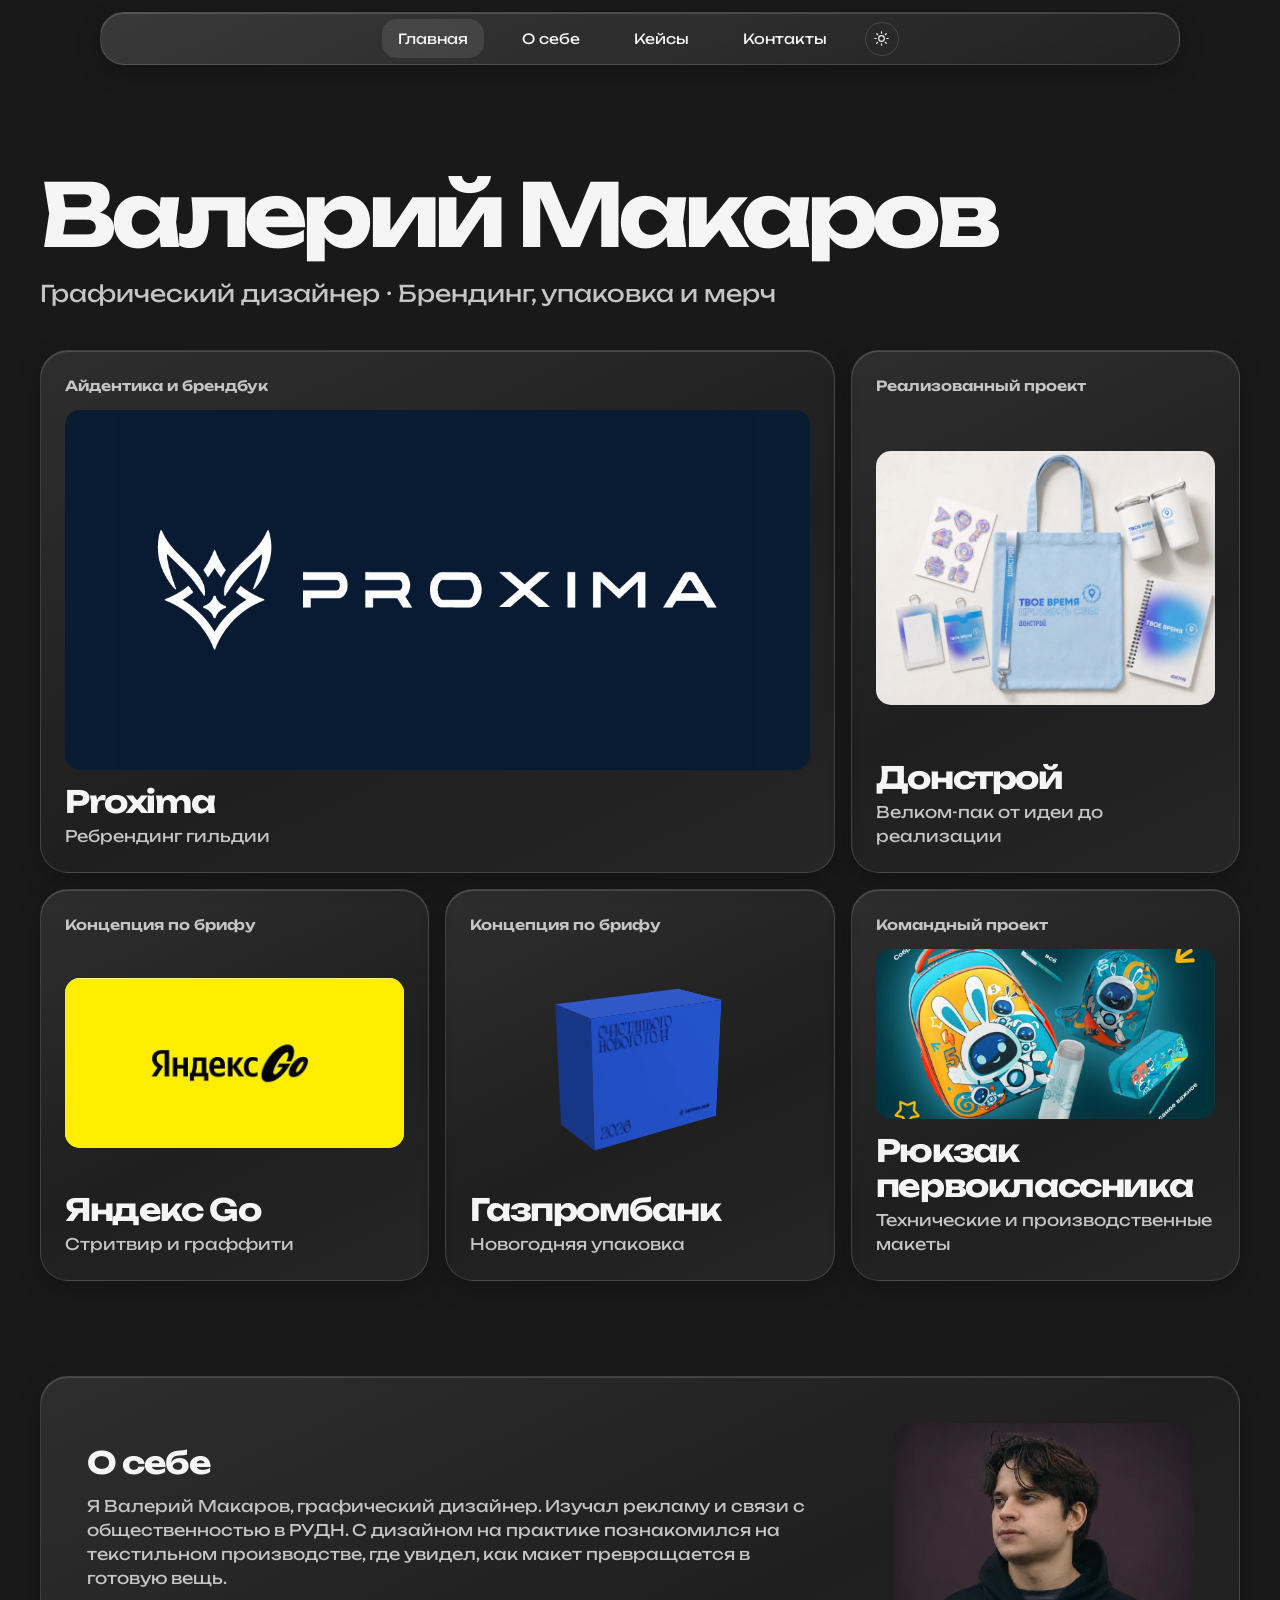
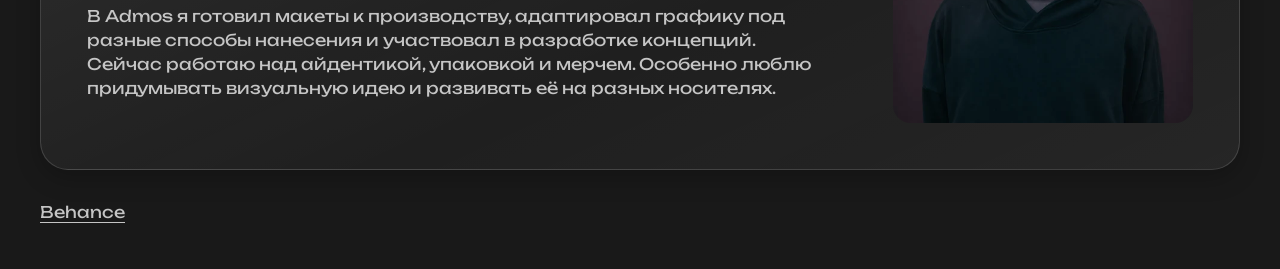
<file: index.html>
<!doctype html>
<html lang="ru">
<meta charset="utf-8">
<meta name="viewport" content="width=device-width, initial-scale=1">
<meta name="color-scheme" content="dark">
<title>Валерий Макаров — портфолио</title>
<link rel="stylesheet" href="index.css">
<body>
<!-- Yandex.Metrika counter -->
<script type="text/javascript">
    (function(m,e,t,r,i,k,a){
        m[i]=m[i]||function(){(m[i].a=m[i].a||[]).push(arguments)};
        m[i].l=1*new Date();
        for (var j = 0; j < document.scripts.length; j++) {if (document.scripts[j].src === r) { return; }}
        k=e.createElement(t),a=e.getElementsByTagName(t)[0],k.async=1,k.src=r,a.parentNode.insertBefore(k,a)
    })(window, document,'script','https://mc.yandex.ru/metrika/tag.js?id=114672545', 'ym');

    ym(114672545, 'init', {ssr:true, webvisor:true, clickmap:true, ecommerce:"dataLayer", referrer: document.referrer, url: location.href, accurateTrackBounce:true, trackLinks:true});
</script>
<noscript><div><img src="https://mc.yandex.ru/watch/114672545" style="position:absolute; left:-9999px;" alt="" /></div></noscript>
<!-- /Yandex.Metrika counter -->
<nav class="site-nav" aria-label="Основная навигация">
  <a href="#" aria-current="page">Главная</a>
  <a href="#about">О себе</a>
  <details><summary>Кейсы</summary><ul class="nav-panel">
    <li><a href="proxima-case.html">Proxima</a></li>
    <li><a href="donstroy-case.html">Донстрой</a></li>
    <li><a href="yandex-go-case.html">Яндекс Go</a></li>
    <li><a href="gazprombank-case.html">Газпромбанк</a></li>
    <li><a href="sibur-case.html">СИБУР</a></li>
  </ul></details>
  <details><summary>Контакты</summary><ul class="nav-panel">
    <li><a href="https://t.me/Bragiy">Telegram</a></li>
    <li><a href="mailto:ibraged@gmail.com">ibraged@gmail.com</a></li>
    <li><a href="https://www.behance.net/f64ec2e7">Behance</a></li>
    <li><a href="assets/73c9842625126d110cbf.pdf" download="Valerii-Makarov-CV.pdf">Скачать резюме</a></li>
  </ul></details>
<button class="theme-toggle" type="button" aria-label="Включить светлую тему"><svg class="theme-icon theme-icon-sun" viewBox="0 0 24 24" width="17" height="17" fill="none" stroke="currentColor" stroke-width="1.65" stroke-linecap="round" stroke-linejoin="round" aria-hidden="true" focusable="false"><circle cx="12" cy="12" r="4"/><path d="M12 2.5v2m0 15v2m9.5-9.5h-2m-15 0h-2m16.22-6.72-1.42 1.42M6.7 17.3l-1.42 1.42m13.44 0-1.42-1.42M6.7 6.7 5.28 5.28"/></svg><svg class="theme-icon theme-icon-moon" viewBox="0 0 24 24" width="17" height="17" fill="none" stroke="currentColor" stroke-width="1.65" stroke-linecap="round" stroke-linejoin="round" aria-hidden="true" focusable="false"><path d="M20.6 15.3A8.8 8.8 0 0 1 8.7 3.4 8.8 8.8 0 1 0 20.6 15.3Z"/></svg></button>
</nav>
<main>
<section class="intro"><h1>Валерий Макаров</h1><p>Графический дизайнер · Брендинг, упаковка и мерч</p></section>
<section class="grid" id="work" aria-label="Избранные работы">
<a class="card proxima" href="proxima-case.html"><span class="tag">Айдентика и брендбук</span><div class="art proxima-cover" aria-hidden="true"><img src="assets/0b870938a00ccaaad0eb.png" width="961" height="541" alt=""></div><div><h2>Proxima</h2><p class="caption">Ребрендинг гильдии</p></div></a>
<a class="card don" href="donstroy-case.html"><span class="tag">Реализованный проект</span><div class="art don-cover" aria-hidden="true"><img src="assets/2f5bf5068dcd450eb5c8.webp" width="1448" height="1086" alt=""></div><div><h2>Донстрой</h2><p class="caption">Велком-пак от идеи до реализации</p></div></a>
<a class="card yandex" href="yandex-go-case.html"><span class="tag">Концепция по брифу</span><div class="art yandex-cover" aria-hidden="true"><img src="assets/70dcca5036c51aa0303c.png" width="700" height="700" alt=""></div><div><h2>Яндекс Go</h2><p class="caption">Стритвир и граффити</p></div></a>
<a class="card bank" href="gazprombank-case.html"><span class="tag">Концепция по брифу</span><div class="art" aria-hidden="true"><div class="scene"><div class="box"><div class="face front"></div><div class="face back"></div><div class="face left"></div><div class="face right"></div><div class="face top"></div><div class="face bottom"></div></div></div></div><div><h2>Газпромбанк</h2><p class="caption">Новогодняя упаковка</p></div></a>
<a class="card sibur" href="sibur-case.html"><span class="tag">Командный проект</span><div class="art sibur-cover" aria-hidden="true"><img src="assets/e21cd60fa0f526134165.webp" width="960" height="480" alt=""></div><div><h2>Рюкзак первоклассника</h2><p class="caption">Технические и производственные макеты</p></div></a>
</section>
<section class="about" id="about" aria-labelledby="about-title">
  <div class="about-card">
    <div>
      <h2 id="about-title">О себе</h2>
      <p>Я Валерий Макаров, графический дизайнер. Изучал рекламу и связи с общественностью в РУДН. С дизайном на практике познакомился на текстильном производстве, где увидел, как макет превращается в готовую вещь.</p>
      <p>В Admos я готовил макеты к производству, адаптировал графику под разные способы нанесения и участвовал в разработке концепций. Сейчас работаю над айдентикой, упаковкой и мерчем. Особенно люблю придумывать визуальную идею и развивать её на разных носителях.</p>
    </div>
    <img src="assets/b87920b827a26191ccf5.webp" width="500" height="500" loading="lazy" alt="Портрет Валерия Макарова">
  </div>
</section>
</main>
<footer><a href="https://www.behance.net/f64ec2e7">Behance</a></footer>
<script src="index.js" defer></script>
</html>
</file>
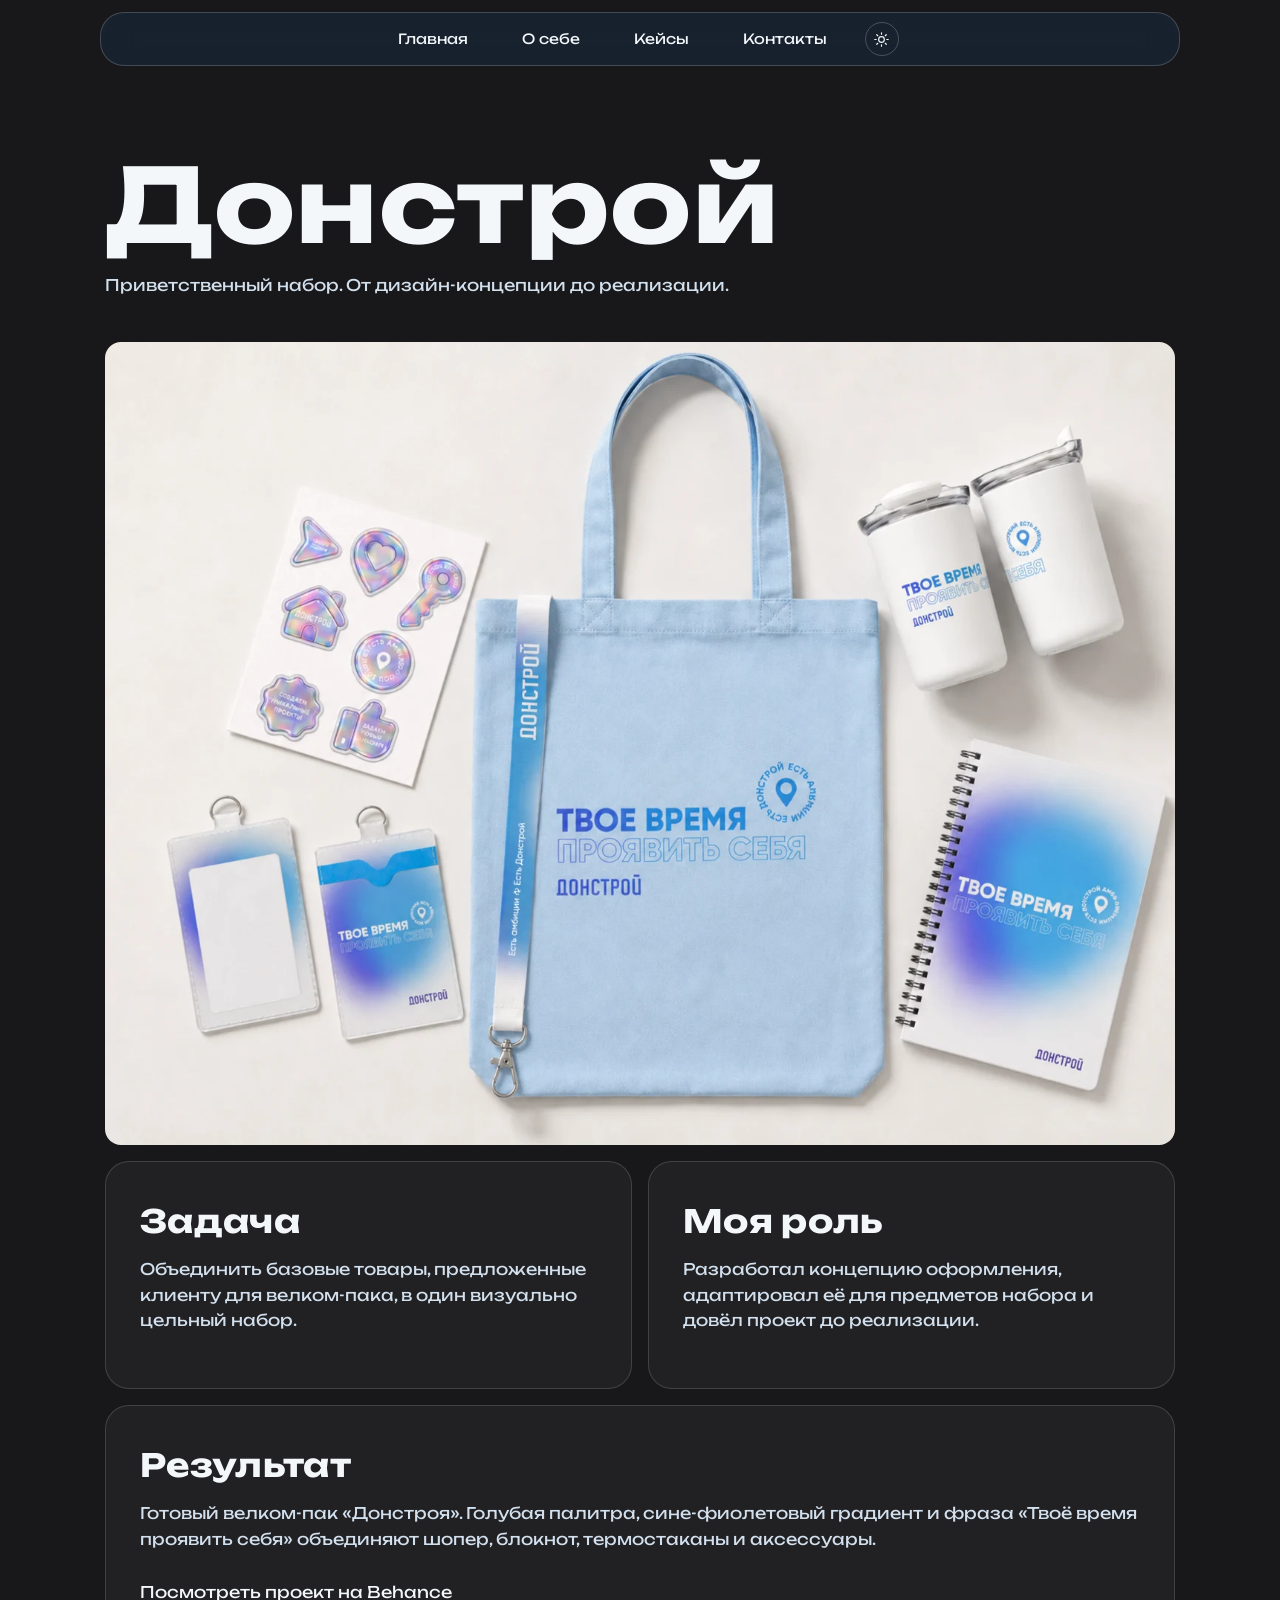
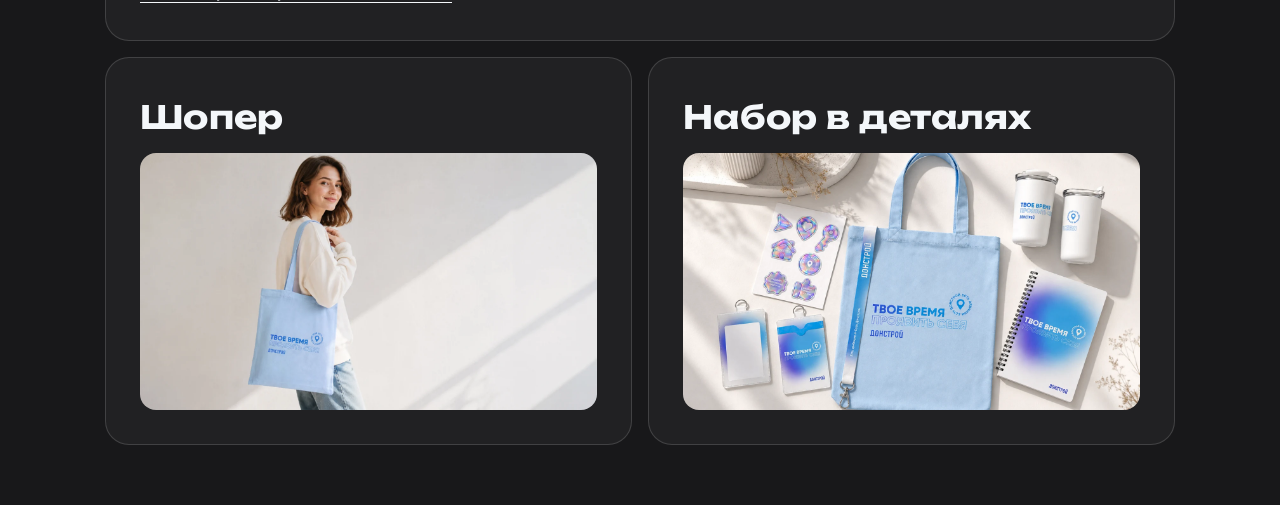
<file: donstroy-case.html>
<!doctype html>
<html lang="ru" class="case-page don-page">
<head>
<meta charset="utf-8">
<meta name="viewport" content="width=device-width, initial-scale=1">
<meta name="color-scheme" content="dark">
<title>Донстрой — Валерий Макаров</title>
<link rel="stylesheet" href="donstroy-case.css">
</head>
<body>
<!-- Yandex.Metrika counter -->
<script type="text/javascript">
    (function(m,e,t,r,i,k,a){
        m[i]=m[i]||function(){(m[i].a=m[i].a||[]).push(arguments)};
        m[i].l=1*new Date();
        for (var j = 0; j < document.scripts.length; j++) {if (document.scripts[j].src === r) { return; }}
        k=e.createElement(t),a=e.getElementsByTagName(t)[0],k.async=1,k.src=r,a.parentNode.insertBefore(k,a)
    })(window, document,'script','https://mc.yandex.ru/metrika/tag.js?id=114672545', 'ym');

    ym(114672545, 'init', {ssr:true, webvisor:true, clickmap:true, ecommerce:"dataLayer", referrer: document.referrer, url: location.href, accurateTrackBounce:true, trackLinks:true});
</script>
<noscript><div><img src="https://mc.yandex.ru/watch/114672545" style="position:absolute; left:-9999px;" alt="" /></div></noscript>
<!-- /Yandex.Metrika counter -->
<nav class="site-nav" aria-label="Основная навигация">
  <a href="index.html">Главная</a>
  <a href="index.html#about">О себе</a>
  <details><summary>Кейсы</summary><ul class="nav-panel">
    <li><a href="proxima-case.html">Proxima</a></li>
    <li><a href="donstroy-case.html" aria-current="page">Донстрой</a></li>
    <li><a href="yandex-go-case.html">Яндекс Go</a></li>
    <li><a href="gazprombank-case.html">Газпромбанк</a></li>
    <li><a href="sibur-case.html">СИБУР</a></li>
  </ul></details>
  <details><summary>Контакты</summary><ul class="nav-panel">
    <li><a href="https://t.me/Bragiy">Telegram</a></li>
    <li><a href="mailto:ibraged@gmail.com">ibraged@gmail.com</a></li>
    <li><a href="https://www.behance.net/f64ec2e7">Behance</a></li>
    <li><a href="assets/73c9842625126d110cbf.pdf" download="Valerii-Makarov-CV.pdf">Скачать резюме</a></li>
  </ul></details>
<button class="theme-toggle" type="button" aria-label="Включить светлую тему"><svg class="theme-icon theme-icon-sun" viewBox="0 0 24 24" width="17" height="17" fill="none" stroke="currentColor" stroke-width="1.65" stroke-linecap="round" stroke-linejoin="round" aria-hidden="true" focusable="false"><circle cx="12" cy="12" r="4"/><path d="M12 2.5v2m0 15v2m9.5-9.5h-2m-15 0h-2m16.22-6.72-1.42 1.42M6.7 17.3l-1.42 1.42m13.44 0-1.42-1.42M6.7 6.7 5.28 5.28"/></svg><svg class="theme-icon theme-icon-moon" viewBox="0 0 24 24" width="17" height="17" fill="none" stroke="currentColor" stroke-width="1.65" stroke-linecap="round" stroke-linejoin="round" aria-hidden="true" focusable="false"><path d="M20.6 15.3A8.8 8.8 0 0 1 8.7 3.4 8.8 8.8 0 1 0 20.6 15.3Z"/></svg></button>
</nav>
<main>
<header class="intro">
  <h1>Донстрой</h1>
  <p>Приветственный набор. От дизайн-концепции до реализации.</p>
</header>
<img src="assets/2f5bf5068dcd450eb5c8.webp" width="1448" height="1086" alt="Мокап велком-пака: шопер, стикеры, термостаканы, блокнот, держатели карт и лента">
<section class="grid" aria-label="О проекте">
  <article><h2>Задача</h2><p>Объединить базовые товары, предложенные клиенту для велком-пака, в один визуально цельный набор.</p></article>
  <article><h2>Моя роль</h2><p>Разработал концепцию оформления, адаптировал её для предметов набора и довёл проект до реализации.</p></article>
  <article class="wide"><h2>Результат</h2><p>Готовый велком-пак «Донстроя». Голубая палитра, сине-фиолетовый градиент и фраза «Твоё время проявить себя» объединяют шопер, блокнот, термостаканы и аксессуары.</p><a href="https://www.behance.net/gallery/255086229/donstroj-velkom-pak">Посмотреть проект на Behance</a></article>
</section>
<section class="grid" aria-label="Мокапы велком-пака"><article><h2>Шопер</h2><img src="assets/f7943ab7990503a851ae.webp" width="1672" height="941" alt="Голубой шопер «Донстрой» на плече"></article><article><h2>Набор в деталях</h2><img src="assets/e4f6d74d7e46c907fd9f.webp" width="1672" height="941" alt="Шопер, блокнот, термостаканы, держатели карт и стикеры в раскладке"></article></section>
</main>
<dialog class="image-viewer" aria-label="Увеличенное изображение">
  <div class="viewer-content">
    <form method="dialog"><button class="zoom-close" autofocus>Закрыть</button></form>
    <div class="viewer-frame"><img alt=""></div>
  </div>
</dialog>
<script src="donstroy-case.js" defer></script>
</body></html>
</file>
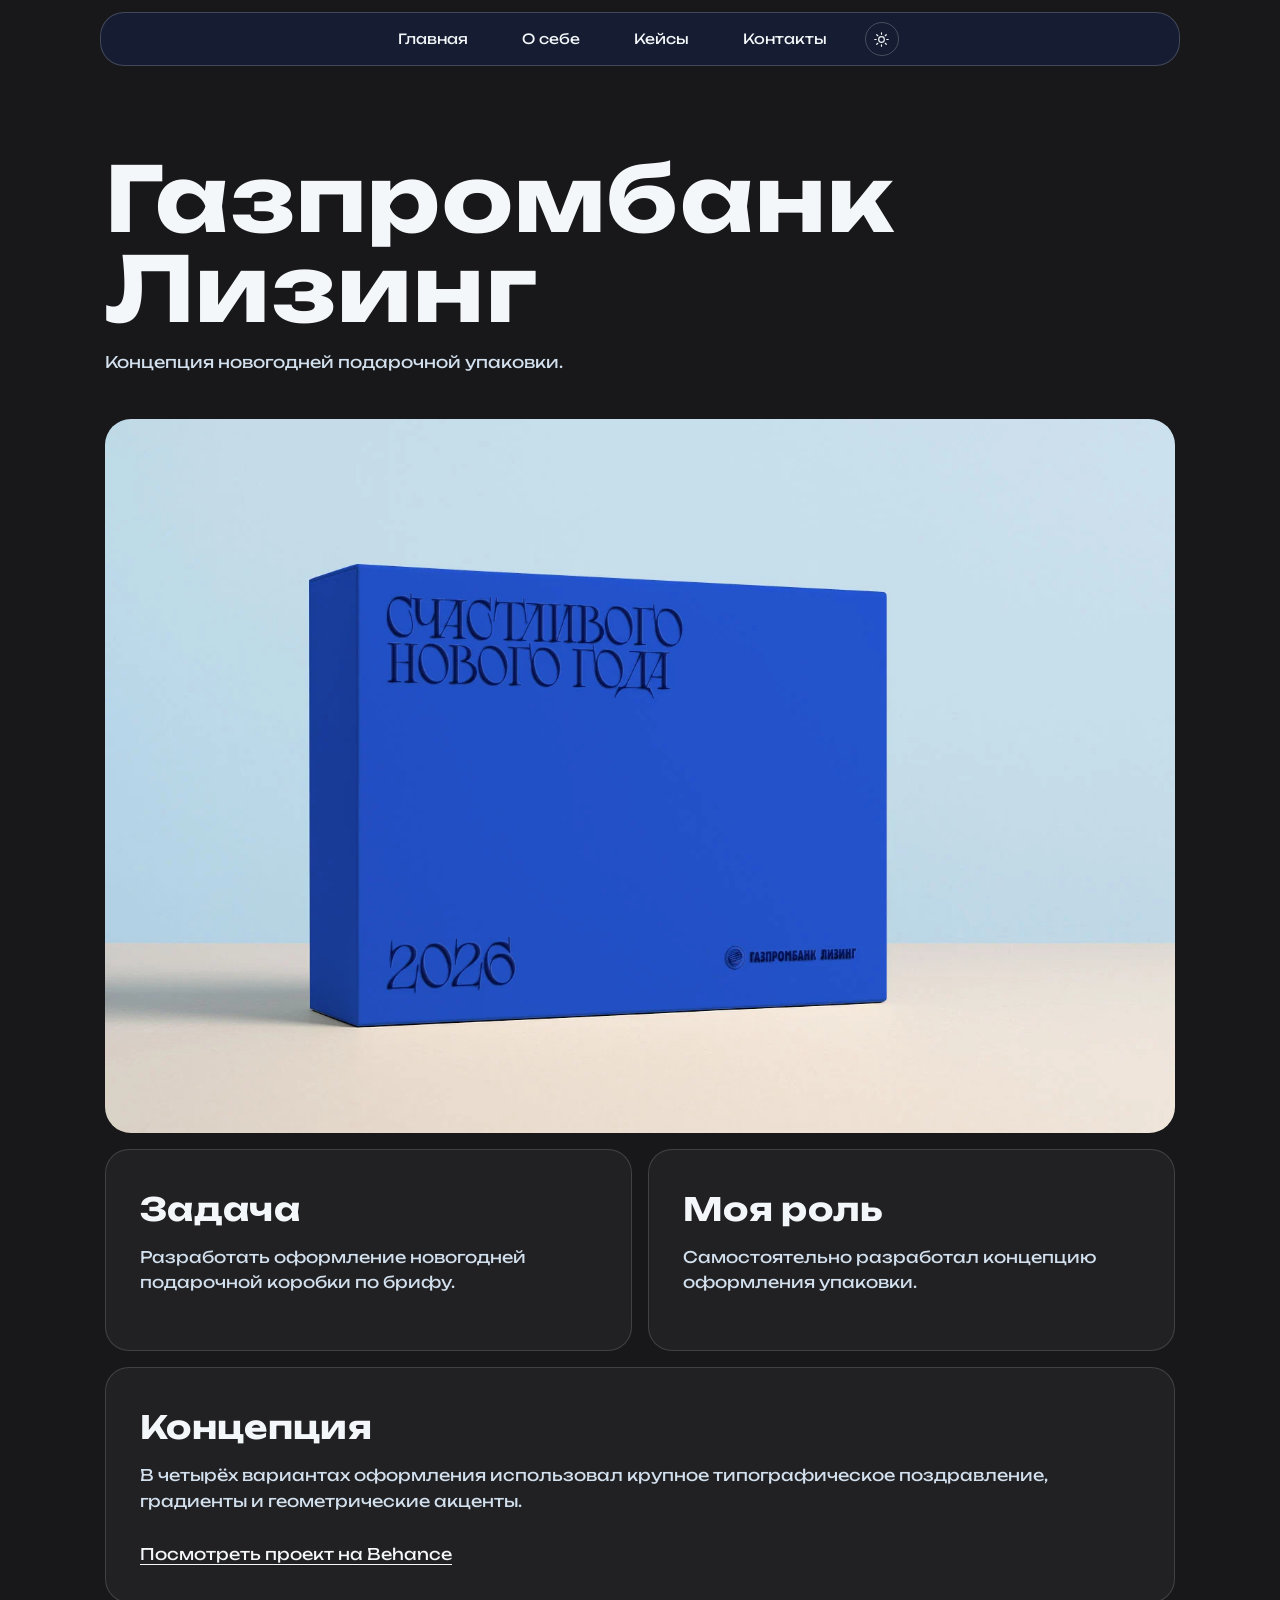
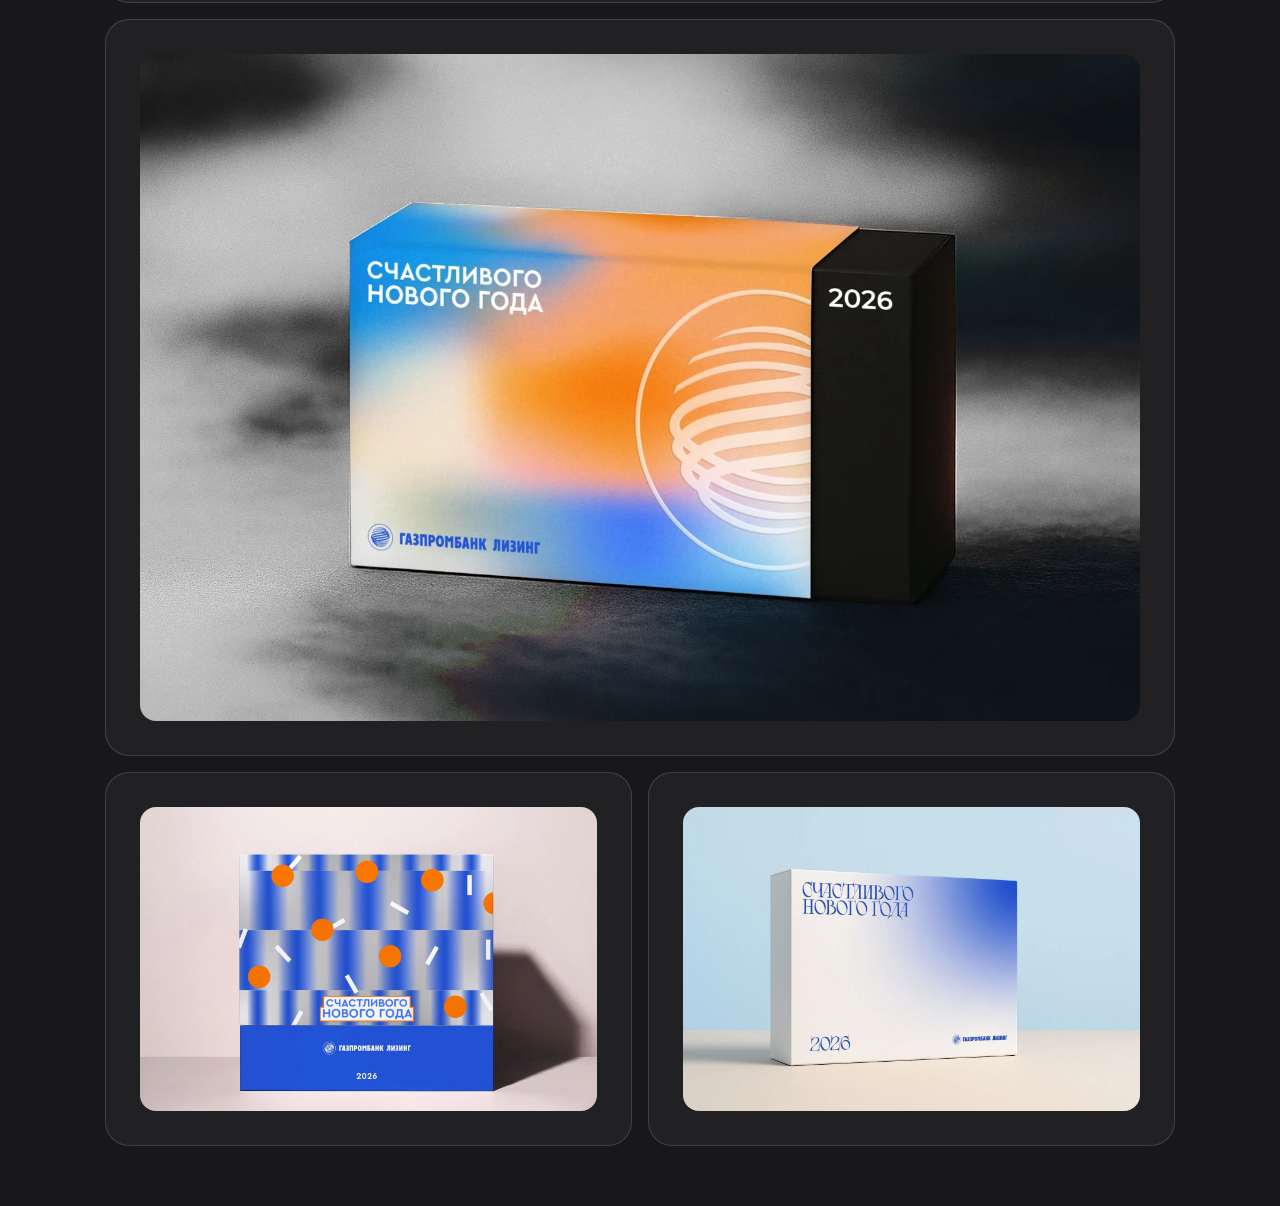
<file: gazprombank-case.html>
<!doctype html>
<html lang="ru" class="case-page gazprombank-page">
<head>
<meta charset="utf-8">
<meta name="viewport" content="width=device-width, initial-scale=1">
<meta name="color-scheme" content="dark">
<title>Газпромбанк — Валерий Макаров</title>
<link rel="stylesheet" href="gazprombank-case.css">
</head>
<body>
<!-- Yandex.Metrika counter -->
<script type="text/javascript">
    (function(m,e,t,r,i,k,a){
        m[i]=m[i]||function(){(m[i].a=m[i].a||[]).push(arguments)};
        m[i].l=1*new Date();
        for (var j = 0; j < document.scripts.length; j++) {if (document.scripts[j].src === r) { return; }}
        k=e.createElement(t),a=e.getElementsByTagName(t)[0],k.async=1,k.src=r,a.parentNode.insertBefore(k,a)
    })(window, document,'script','https://mc.yandex.ru/metrika/tag.js?id=114672545', 'ym');

    ym(114672545, 'init', {ssr:true, webvisor:true, clickmap:true, ecommerce:"dataLayer", referrer: document.referrer, url: location.href, accurateTrackBounce:true, trackLinks:true});
</script>
<noscript><div><img src="https://mc.yandex.ru/watch/114672545" style="position:absolute; left:-9999px;" alt="" /></div></noscript>
<!-- /Yandex.Metrika counter -->
<nav class="site-nav" aria-label="Основная навигация">
  <a href="index.html">Главная</a>
  <a href="index.html#about">О себе</a>
  <details><summary>Кейсы</summary><ul class="nav-panel">
    <li><a href="proxima-case.html">Proxima</a></li>
    <li><a href="donstroy-case.html">Донстрой</a></li>
    <li><a href="yandex-go-case.html">Яндекс Go</a></li>
    <li><a href="gazprombank-case.html" aria-current="page">Газпромбанк</a></li>
    <li><a href="sibur-case.html">СИБУР</a></li>
  </ul></details>
  <details><summary>Контакты</summary><ul class="nav-panel">
    <li><a href="https://t.me/Bragiy">Telegram</a></li>
    <li><a href="mailto:ibraged@gmail.com">ibraged@gmail.com</a></li>
    <li><a href="https://www.behance.net/f64ec2e7">Behance</a></li>
    <li><a href="assets/73c9842625126d110cbf.pdf" download="Valerii-Makarov-CV.pdf">Скачать резюме</a></li>
  </ul></details>
<button class="theme-toggle" type="button" aria-label="Включить светлую тему"><svg class="theme-icon theme-icon-sun" viewBox="0 0 24 24" width="17" height="17" fill="none" stroke="currentColor" stroke-width="1.65" stroke-linecap="round" stroke-linejoin="round" aria-hidden="true" focusable="false"><circle cx="12" cy="12" r="4"/><path d="M12 2.5v2m0 15v2m9.5-9.5h-2m-15 0h-2m16.22-6.72-1.42 1.42M6.7 17.3l-1.42 1.42m13.44 0-1.42-1.42M6.7 6.7 5.28 5.28"/></svg><svg class="theme-icon theme-icon-moon" viewBox="0 0 24 24" width="17" height="17" fill="none" stroke="currentColor" stroke-width="1.65" stroke-linecap="round" stroke-linejoin="round" aria-hidden="true" focusable="false"><path d="M20.6 15.3A8.8 8.8 0 0 1 8.7 3.4 8.8 8.8 0 1 0 20.6 15.3Z"/></svg></button>
</nav>
<main>
<header class="intro"><h1>Газпромбанк Лизинг</h1><p>Концепция новогодней подарочной упаковки.</p></header>
<img class="hero" src="assets/412e2a63ac204be49b7b.webp" width="1536" height="1024" alt="Синяя новогодняя коробка Газпромбанк Лизинг">
<section class="grid" aria-label="О проекте">
<article><h2>Задача</h2><p>Разработать оформление новогодней подарочной коробки по брифу.</p></article>
<article><h2>Моя роль</h2><p>Самостоятельно разработал концепцию оформления упаковки.</p></article>
<article class="wide"><h2>Концепция</h2><p>В четырёх вариантах оформления использовал крупное типографическое поздравление, градиенты и геометрические акценты.</p><a href="https://www.behance.net/gallery/255085925/koncept-dizajn-novogodnej-upakovki-dlja-gazprombank">Посмотреть проект на Behance</a></article>
</section>
<section class="grid" aria-label="Варианты оформления"><article class="wide"><img src="assets/639c4e9e62ec40892f5d.webp" width="1536" height="1024" alt="Сине-оранжевая коробка с фирменным знаком"></article><article><img src="assets/7f21639eeeae870db58e.webp" width="1536" height="1024" alt="Коробка с оранжевыми кругами и белыми штрихами"></article><article><img src="assets/b2b13b1fbe0bef732bf9.webp" width="1536" height="1024" alt="Белая коробка с синим градиентом"></article></section>
</main>
<dialog class="image-viewer" aria-label="Увеличенное изображение">
  <div class="viewer-content">
    <form method="dialog"><button class="zoom-close" autofocus>Закрыть</button></form>
    <div class="viewer-frame"><img alt=""></div>
  </div>
</dialog>
<script src="gazprombank-case.js" defer></script>
</body></html>
</file>
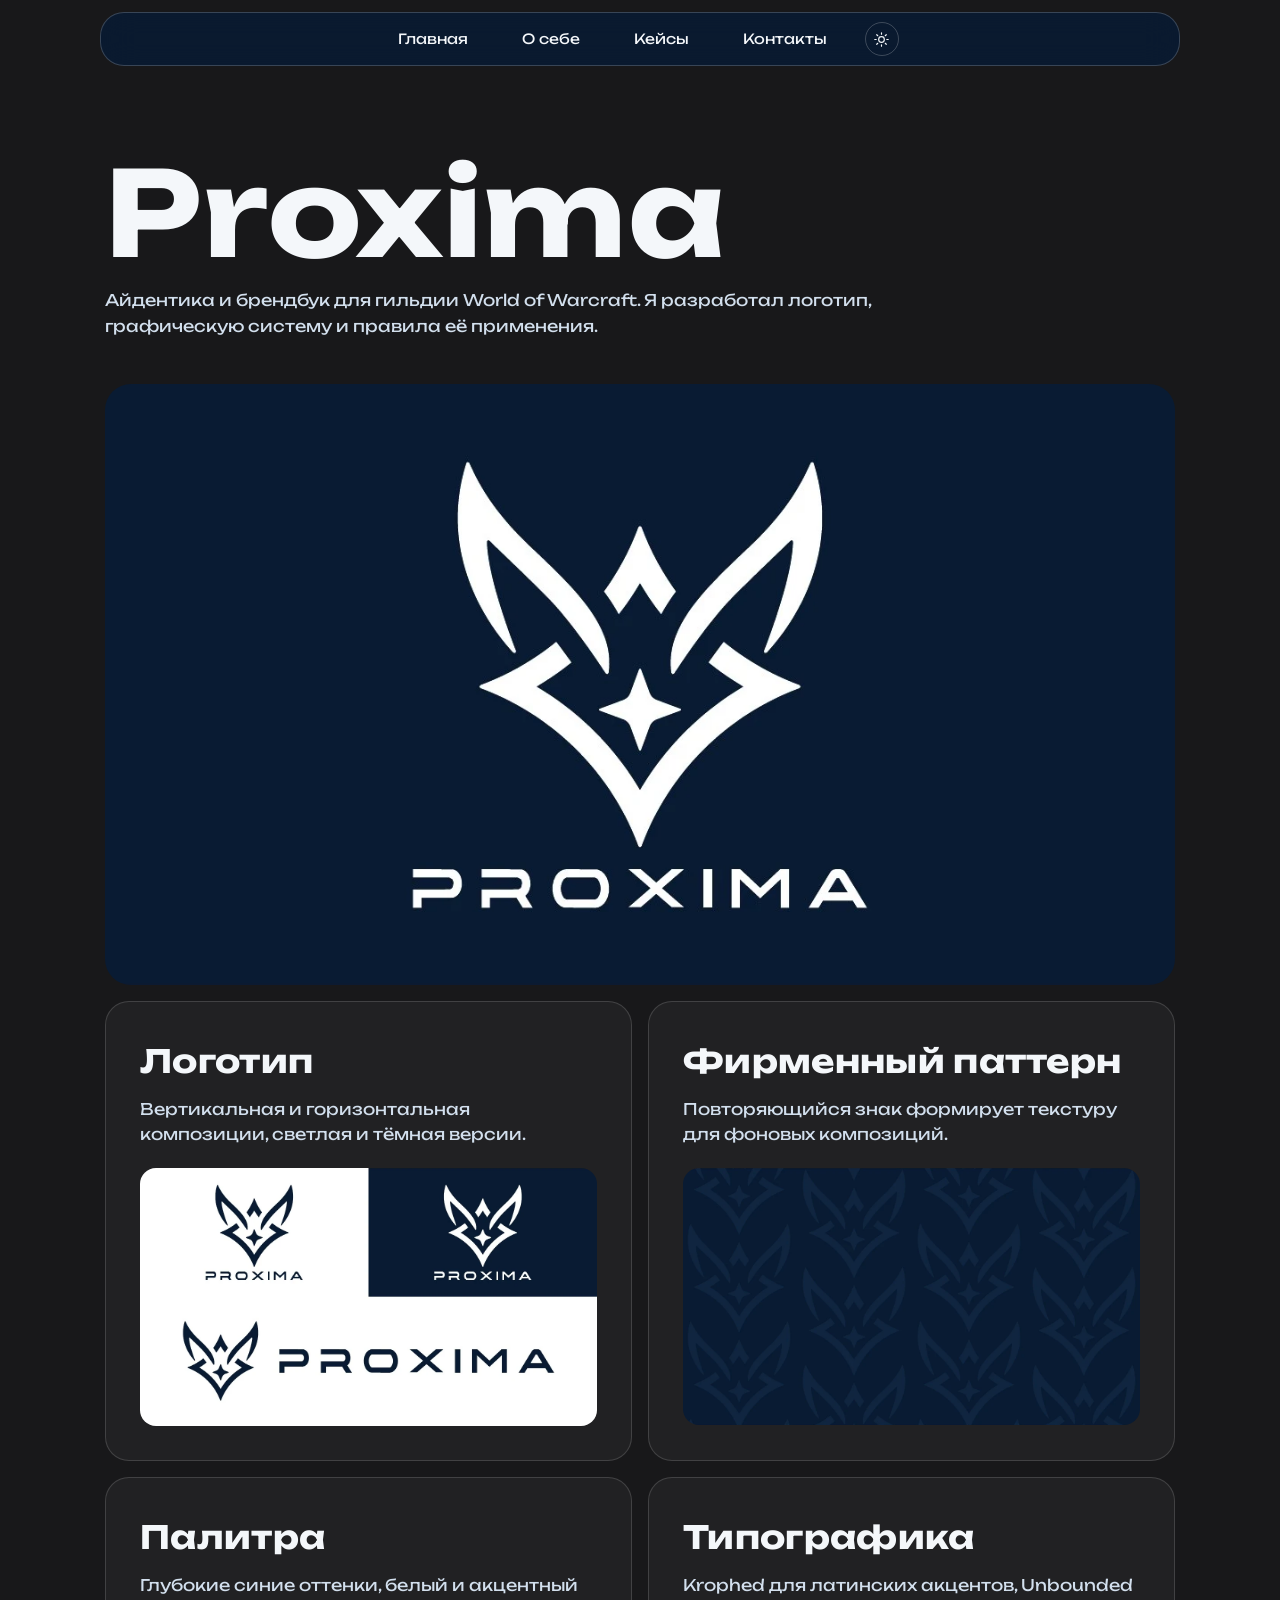
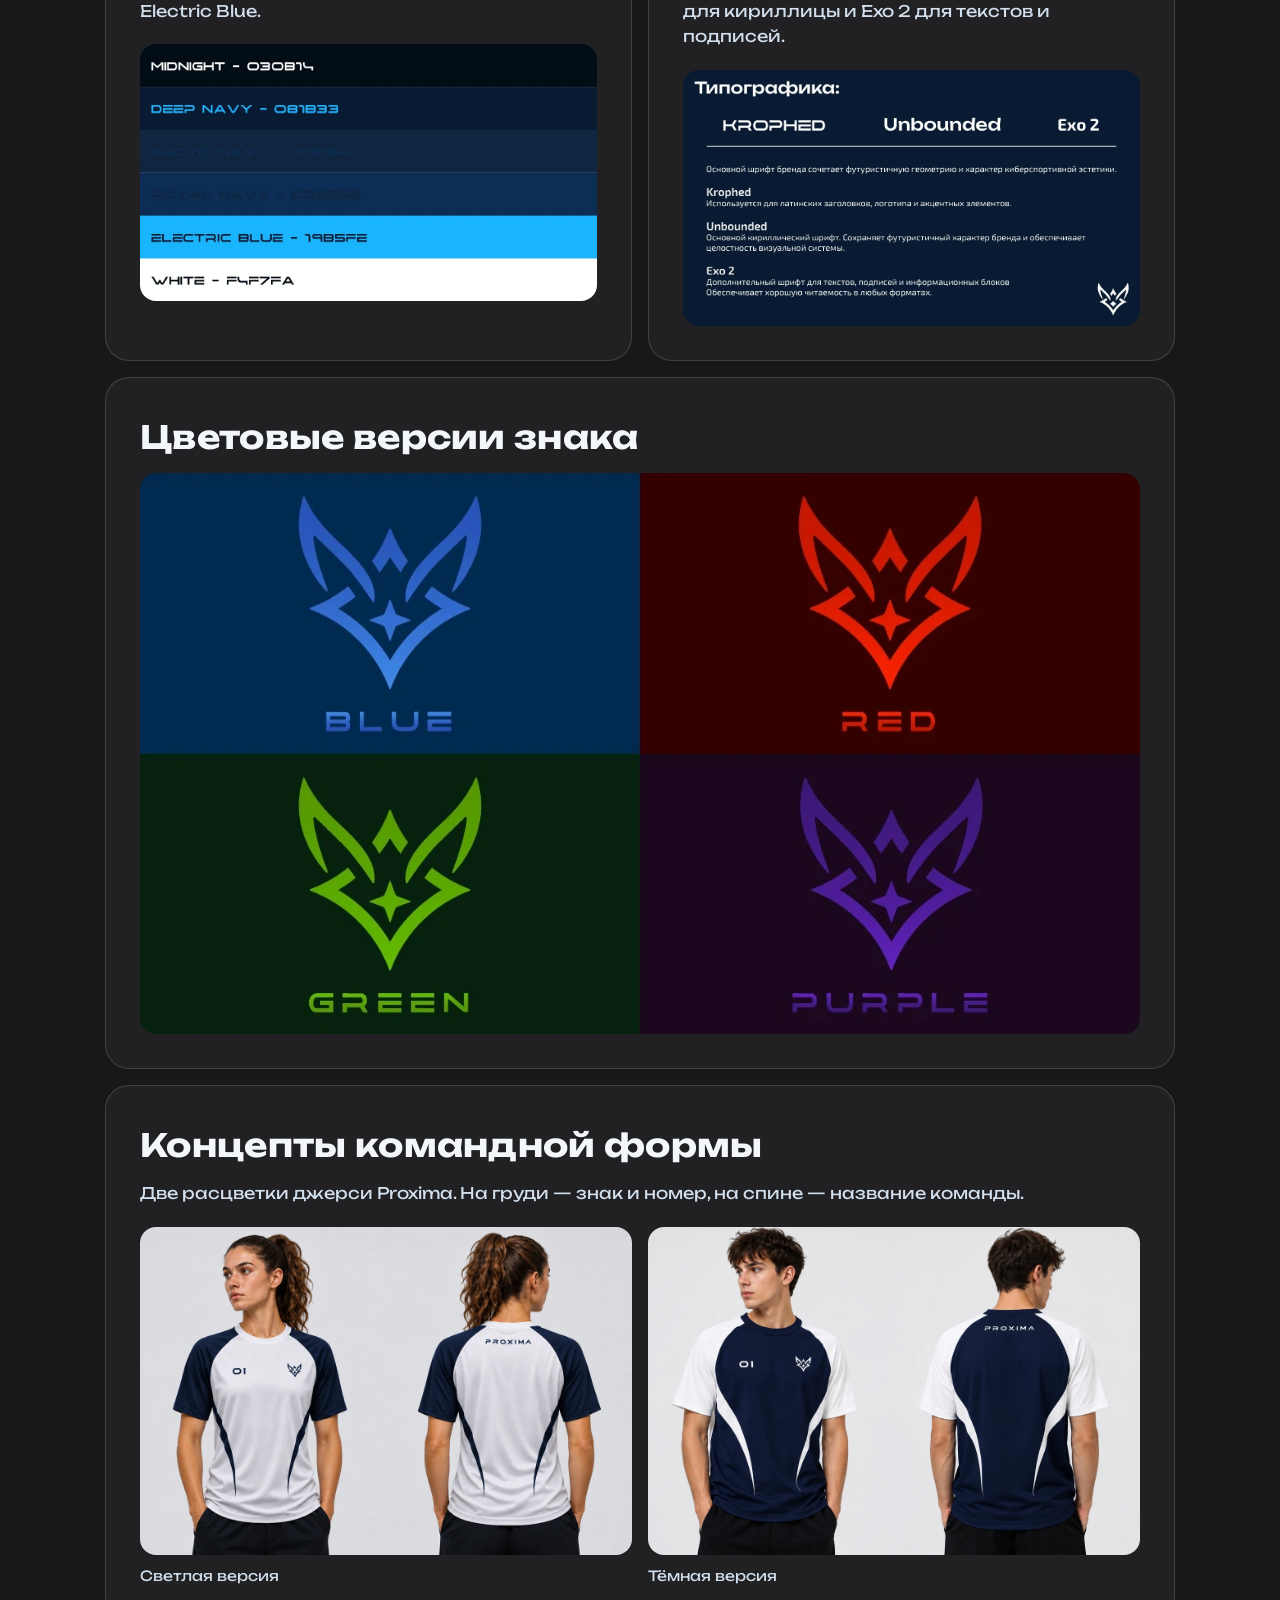
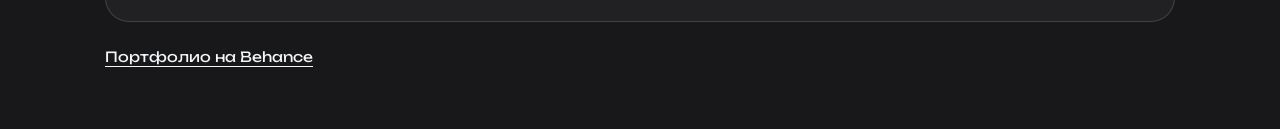
<file: proxima-case.html>
<!doctype html>
<html lang="ru" class="case-page">
<head>
<meta charset="utf-8">
<meta name="viewport" content="width=device-width, initial-scale=1">
<meta name="color-scheme" content="dark">
<title>Proxima — Валерий Макаров</title>
<link rel="stylesheet" href="proxima-case.css">
</head>
<body>
<!-- Yandex.Metrika counter -->
<script type="text/javascript">
    (function(m,e,t,r,i,k,a){
        m[i]=m[i]||function(){(m[i].a=m[i].a||[]).push(arguments)};
        m[i].l=1*new Date();
        for (var j = 0; j < document.scripts.length; j++) {if (document.scripts[j].src === r) { return; }}
        k=e.createElement(t),a=e.getElementsByTagName(t)[0],k.async=1,k.src=r,a.parentNode.insertBefore(k,a)
    })(window, document,'script','https://mc.yandex.ru/metrika/tag.js?id=114672545', 'ym');

    ym(114672545, 'init', {ssr:true, webvisor:true, clickmap:true, ecommerce:"dataLayer", referrer: document.referrer, url: location.href, accurateTrackBounce:true, trackLinks:true});
</script>
<noscript><div><img src="https://mc.yandex.ru/watch/114672545" style="position:absolute; left:-9999px;" alt="" /></div></noscript>
<!-- /Yandex.Metrika counter -->
<nav class="site-nav" aria-label="Основная навигация">
  <a href="index.html">Главная</a>
  <a href="index.html#about">О себе</a>
  <details><summary>Кейсы</summary><ul class="nav-panel">
    <li><a href="proxima-case.html" aria-current="page">Proxima</a></li>
    <li><a href="donstroy-case.html">Донстрой</a></li>
    <li><a href="yandex-go-case.html">Яндекс Go</a></li>
    <li><a href="gazprombank-case.html">Газпромбанк</a></li>
    <li><a href="sibur-case.html">СИБУР</a></li>
  </ul></details>
  <details><summary>Контакты</summary><ul class="nav-panel">
    <li><a href="https://t.me/Bragiy">Telegram</a></li>
    <li><a href="mailto:ibraged@gmail.com">ibraged@gmail.com</a></li>
    <li><a href="https://www.behance.net/f64ec2e7">Behance</a></li>
    <li><a href="assets/73c9842625126d110cbf.pdf" download="Valerii-Makarov-CV.pdf">Скачать резюме</a></li>
  </ul></details>
<button class="theme-toggle" type="button" aria-label="Включить светлую тему"><svg class="theme-icon theme-icon-sun" viewBox="0 0 24 24" width="17" height="17" fill="none" stroke="currentColor" stroke-width="1.65" stroke-linecap="round" stroke-linejoin="round" aria-hidden="true" focusable="false"><circle cx="12" cy="12" r="4"/><path d="M12 2.5v2m0 15v2m9.5-9.5h-2m-15 0h-2m16.22-6.72-1.42 1.42M6.7 17.3l-1.42 1.42m13.44 0-1.42-1.42M6.7 6.7 5.28 5.28"/></svg><svg class="theme-icon theme-icon-moon" viewBox="0 0 24 24" width="17" height="17" fill="none" stroke="currentColor" stroke-width="1.65" stroke-linecap="round" stroke-linejoin="round" aria-hidden="true" focusable="false"><path d="M20.6 15.3A8.8 8.8 0 0 1 8.7 3.4 8.8 8.8 0 1 0 20.6 15.3Z"/></svg></button>
</nav>
<main>
<header class="intro"><h1>Proxima</h1><p>Айдентика и брендбук для гильдии World of Warcraft. Я разработал логотип, графическую систему и правила её применения.</p></header>
<img class="hero" src="assets/48c80834e12735305ff4.webp" width="1200" height="674" alt="Белый знак лисы и надпись Proxima на тёмно-синем фоне">
<section class="grid" aria-label="Айдентика Proxima">
<article><h2>Логотип</h2><p>Вертикальная и горизонтальная композиции, светлая и тёмная версии.</p><img src="assets/78cea7b6d810ace9351b.webp" width="1200" height="677" loading="lazy" alt="Версии логотипа Proxima из брендбука"></article>
<article><h2>Фирменный паттерн</h2><p>Повторяющийся знак формирует текстуру для фоновых композиций.</p><img src="assets/62109e8003e7881f90a5.webp" width="1200" height="674" loading="lazy" alt="Тёмно-синий паттерн из повторяющихся знаков Proxima"></article>
<article><h2>Палитра</h2><p>Глубокие синие оттенки, белый и акцентный Electric Blue.</p><img src="assets/c75ad2331871a89d908c.webp" width="1200" height="674" loading="lazy" alt="Палитра от Midnight до White с шестью цветовыми образцами"></article>
<article><h2>Типографика</h2><p>Krophed для латинских акцентов, Unbounded для кириллицы и Exo 2 для текстов и подписей.</p><img src="assets/86d1239d40d798ff3ac4.webp" width="1200" height="673" loading="lazy" alt="Образцы и правила применения трёх шрифтов из брендбука"></article>
<article class="wide"><h2>Цветовые версии знака</h2><img src="assets/0f2e4777c2a569151572.webp" width="1200" height="673" loading="lazy" alt="Синяя, красная, зелёная и фиолетовая версии знака Proxima"></article>
</section>
<article class="merch" aria-labelledby="merch-title">
<h2 id="merch-title">Концепты командной формы</h2>
<p>Две расцветки джерси Proxima. На груди — знак и номер, на спине — название команды.</p>
<div class="grid">
<figure><img src="assets/f36b9aec754a93f52397.webp" width="1200" height="800" loading="lazy" alt="Светлая джерси Proxima на женской модели, вид спереди и сзади"><figcaption>Светлая версия</figcaption></figure>
<figure><img src="assets/5a87b140387fa8edbaa9.webp" width="1200" height="800" loading="lazy" alt="Тёмно-синяя джерси Proxima на мужской модели, вид спереди и сзади"><figcaption>Тёмная версия</figcaption></figure>
</div>
</article>
<footer><a href="https://www.behance.net/f64ec2e7">Портфолио на Behance</a></footer>
</main>
<dialog class="image-viewer" aria-label="Увеличенное изображение">
  <div class="viewer-content">
    <form method="dialog"><button class="zoom-close" autofocus>Закрыть</button></form>
    <div class="viewer-frame"><img alt=""></div>
  </div>
</dialog>
<script src="proxima-case.js" defer></script>
</body></html>
</file>
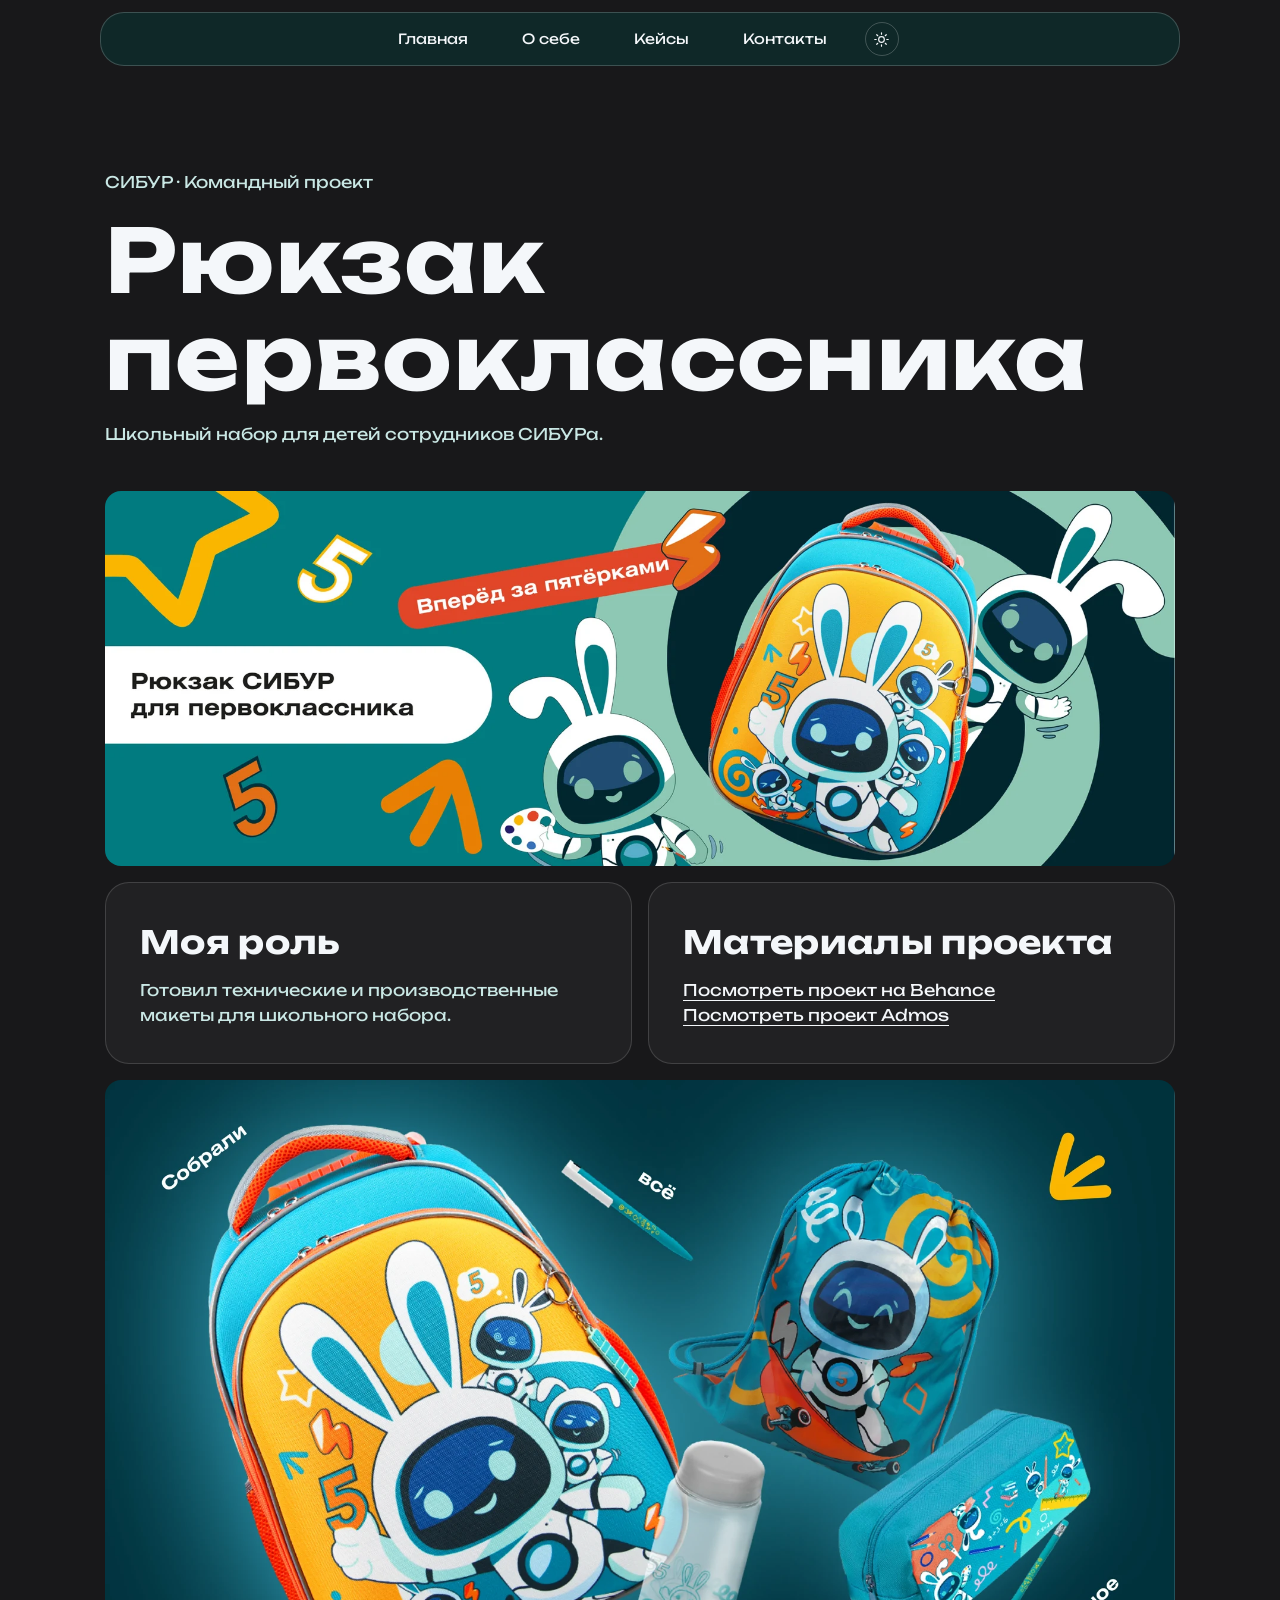
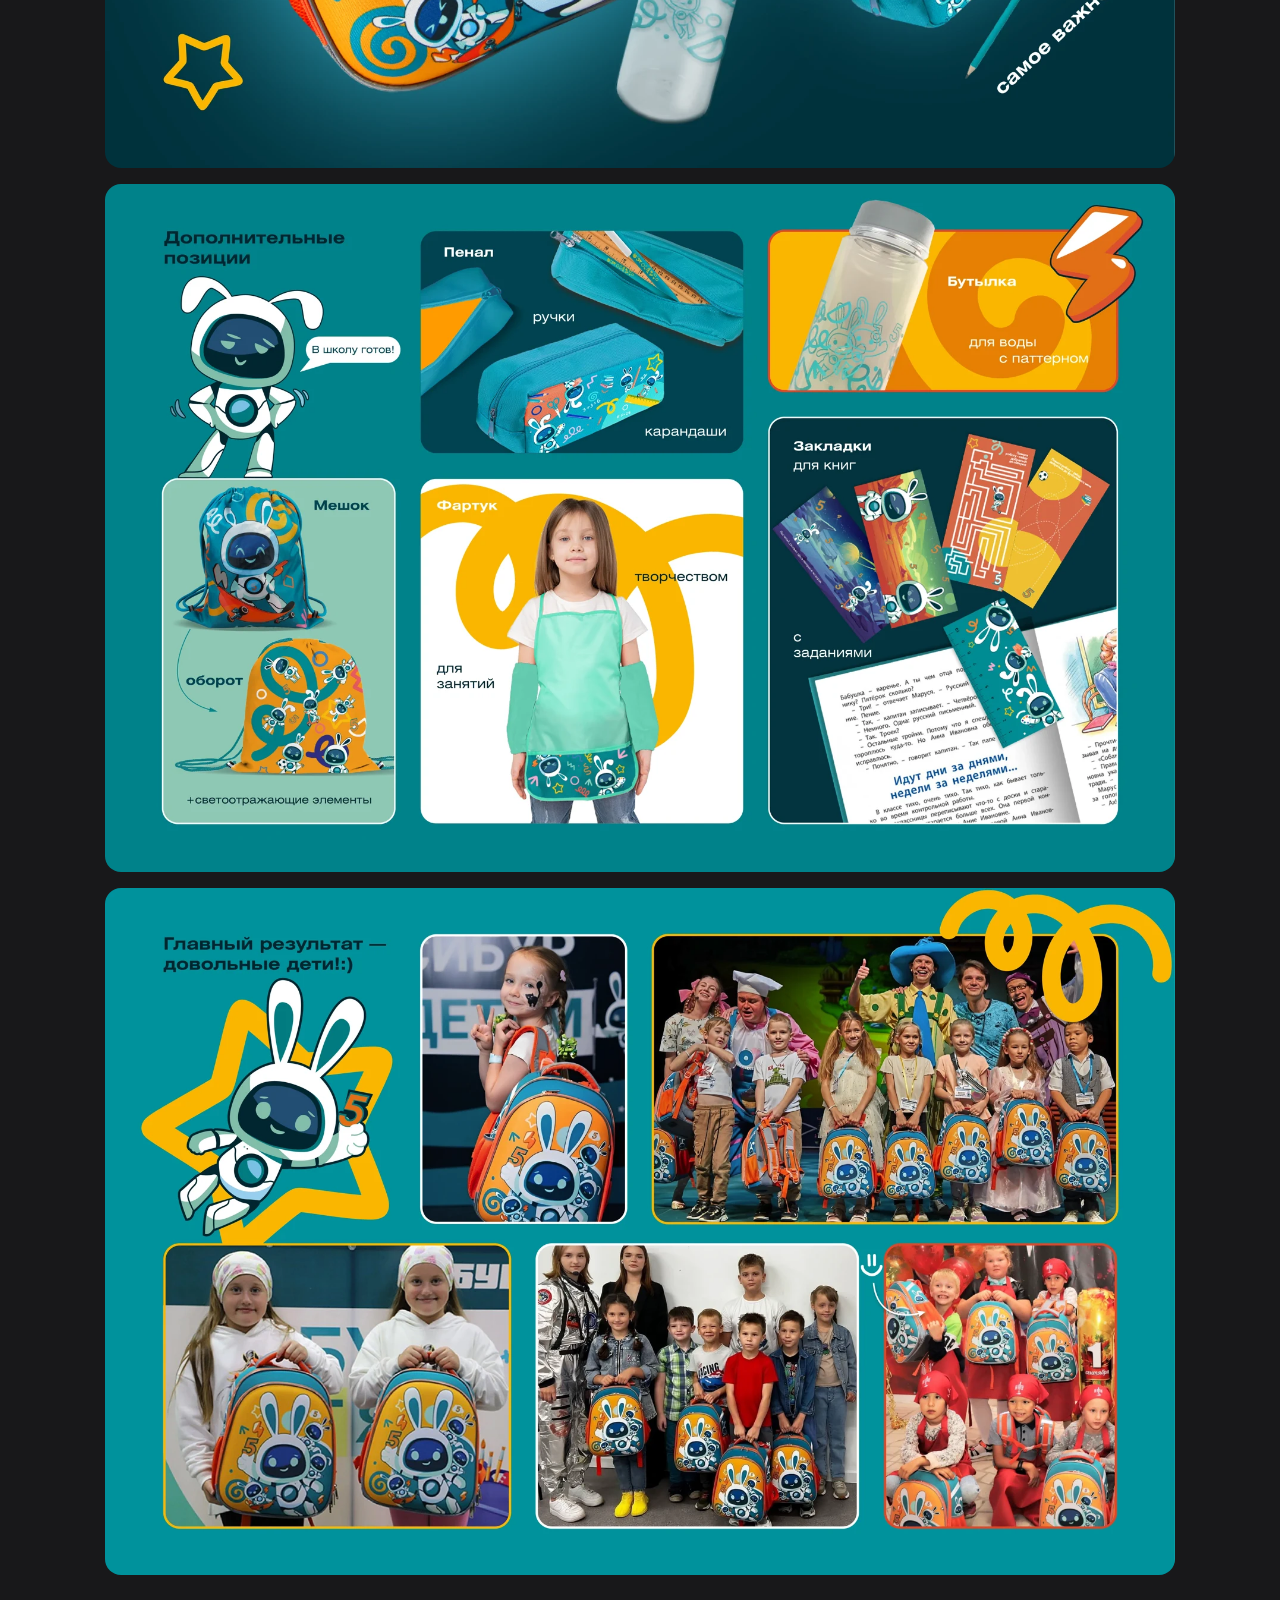
<file: sibur-case.html>
<!doctype html>
<html lang="ru" class="case-page sibur-page">
<head>
<meta charset="utf-8">
<meta name="viewport" content="width=device-width, initial-scale=1">
<meta name="color-scheme" content="dark">
<title>СИБУР — Валерий Макаров</title>
<link rel="stylesheet" href="sibur-case.css">
</head>
<body>
<!-- Yandex.Metrika counter -->
<script type="text/javascript">
    (function(m,e,t,r,i,k,a){
        m[i]=m[i]||function(){(m[i].a=m[i].a||[]).push(arguments)};
        m[i].l=1*new Date();
        for (var j = 0; j < document.scripts.length; j++) {if (document.scripts[j].src === r) { return; }}
        k=e.createElement(t),a=e.getElementsByTagName(t)[0],k.async=1,k.src=r,a.parentNode.insertBefore(k,a)
    })(window, document,'script','https://mc.yandex.ru/metrika/tag.js?id=114672545', 'ym');

    ym(114672545, 'init', {ssr:true, webvisor:true, clickmap:true, ecommerce:"dataLayer", referrer: document.referrer, url: location.href, accurateTrackBounce:true, trackLinks:true});
</script>
<noscript><div><img src="https://mc.yandex.ru/watch/114672545" style="position:absolute; left:-9999px;" alt="" /></div></noscript>
<!-- /Yandex.Metrika counter -->
<nav class="site-nav" aria-label="Основная навигация">
  <a href="index.html">Главная</a>
  <a href="index.html#about">О себе</a>
  <details><summary>Кейсы</summary><ul class="nav-panel">
    <li><a href="proxima-case.html">Proxima</a></li>
    <li><a href="donstroy-case.html">Донстрой</a></li>
    <li><a href="yandex-go-case.html">Яндекс Go</a></li>
    <li><a href="gazprombank-case.html">Газпромбанк</a></li>
    <li><a href="sibur-case.html" aria-current="page">СИБУР</a></li>
  </ul></details>
  <details><summary>Контакты</summary><ul class="nav-panel">
    <li><a href="https://t.me/Bragiy">Telegram</a></li>
    <li><a href="mailto:ibraged@gmail.com">ibraged@gmail.com</a></li>
    <li><a href="https://www.behance.net/f64ec2e7">Behance</a></li>
    <li><a href="assets/73c9842625126d110cbf.pdf" download="Valerii-Makarov-CV.pdf">Скачать резюме</a></li>
  </ul></details>
<button class="theme-toggle" type="button" aria-label="Включить светлую тему"><svg class="theme-icon theme-icon-sun" viewBox="0 0 24 24" width="17" height="17" fill="none" stroke="currentColor" stroke-width="1.65" stroke-linecap="round" stroke-linejoin="round" aria-hidden="true" focusable="false"><circle cx="12" cy="12" r="4"/><path d="M12 2.5v2m0 15v2m9.5-9.5h-2m-15 0h-2m16.22-6.72-1.42 1.42M6.7 17.3l-1.42 1.42m13.44 0-1.42-1.42M6.7 6.7 5.28 5.28"/></svg><svg class="theme-icon theme-icon-moon" viewBox="0 0 24 24" width="17" height="17" fill="none" stroke="currentColor" stroke-width="1.65" stroke-linecap="round" stroke-linejoin="round" aria-hidden="true" focusable="false"><path d="M20.6 15.3A8.8 8.8 0 0 1 8.7 3.4 8.8 8.8 0 1 0 20.6 15.3Z"/></svg></button>
</nav>
<main>
<header class="intro">
  <p>СИБУР · Командный проект</p>
  <h1>Рюкзак первоклассника</h1>
  <p>Школьный набор для детей сотрудников СИБУРа.</p>
</header>
<img src="assets/6d935f7807d4d1df60eb.webp" width="1800" height="630" alt="Рюкзак СИБУР с роботами-зайчиками">
<section class="grid" aria-label="О проекте">
  <article>
    <h2>Моя роль</h2>
    <p>Готовил технические и производственные макеты для школьного набора.</p>
  </article>
  <article>
    <h2>Материалы проекта</h2>
    <a href="https://www.behance.net/gallery/208745939/rjukzak-pervoklassnika">Посмотреть проект на Behance</a><br>
    <a href="https://www.admos-gifts.ru/da_cases/kollektsija-sibur-s-robotami-zajchikami-dlja-pervoklassnikov.html">Посмотреть проект Admos</a>
  </article>
</section>
<section class="grid" aria-label="Школьный набор и фотографии">
<figure class="wide"><img src="assets/89704eba795c5c5cb1a3.webp" width="1800" height="1157" alt="Рюкзак, мешок для обуви, пенал, ручка и бутылка"></figure>
<figure class="wide"><img src="assets/c221c4ab24e3eb448755.webp" width="1800" height="1157" alt="Детали школьной коллекции и канцелярия"></figure>
<figure class="wide"><img src="assets/86e92d16521520968c0d.webp" width="1800" height="1157" alt="Фотографии с вручения рюкзаков первоклассникам"></figure>
</section>
</main>
<dialog class="image-viewer" aria-label="Увеличенное изображение">
  <div class="viewer-content">
    <form method="dialog"><button class="zoom-close" autofocus>Закрыть</button></form>
    <div class="viewer-frame"><img alt=""></div>
  </div>
</dialog>
<script src="sibur-case.js" defer></script>
</body></html>
</file>
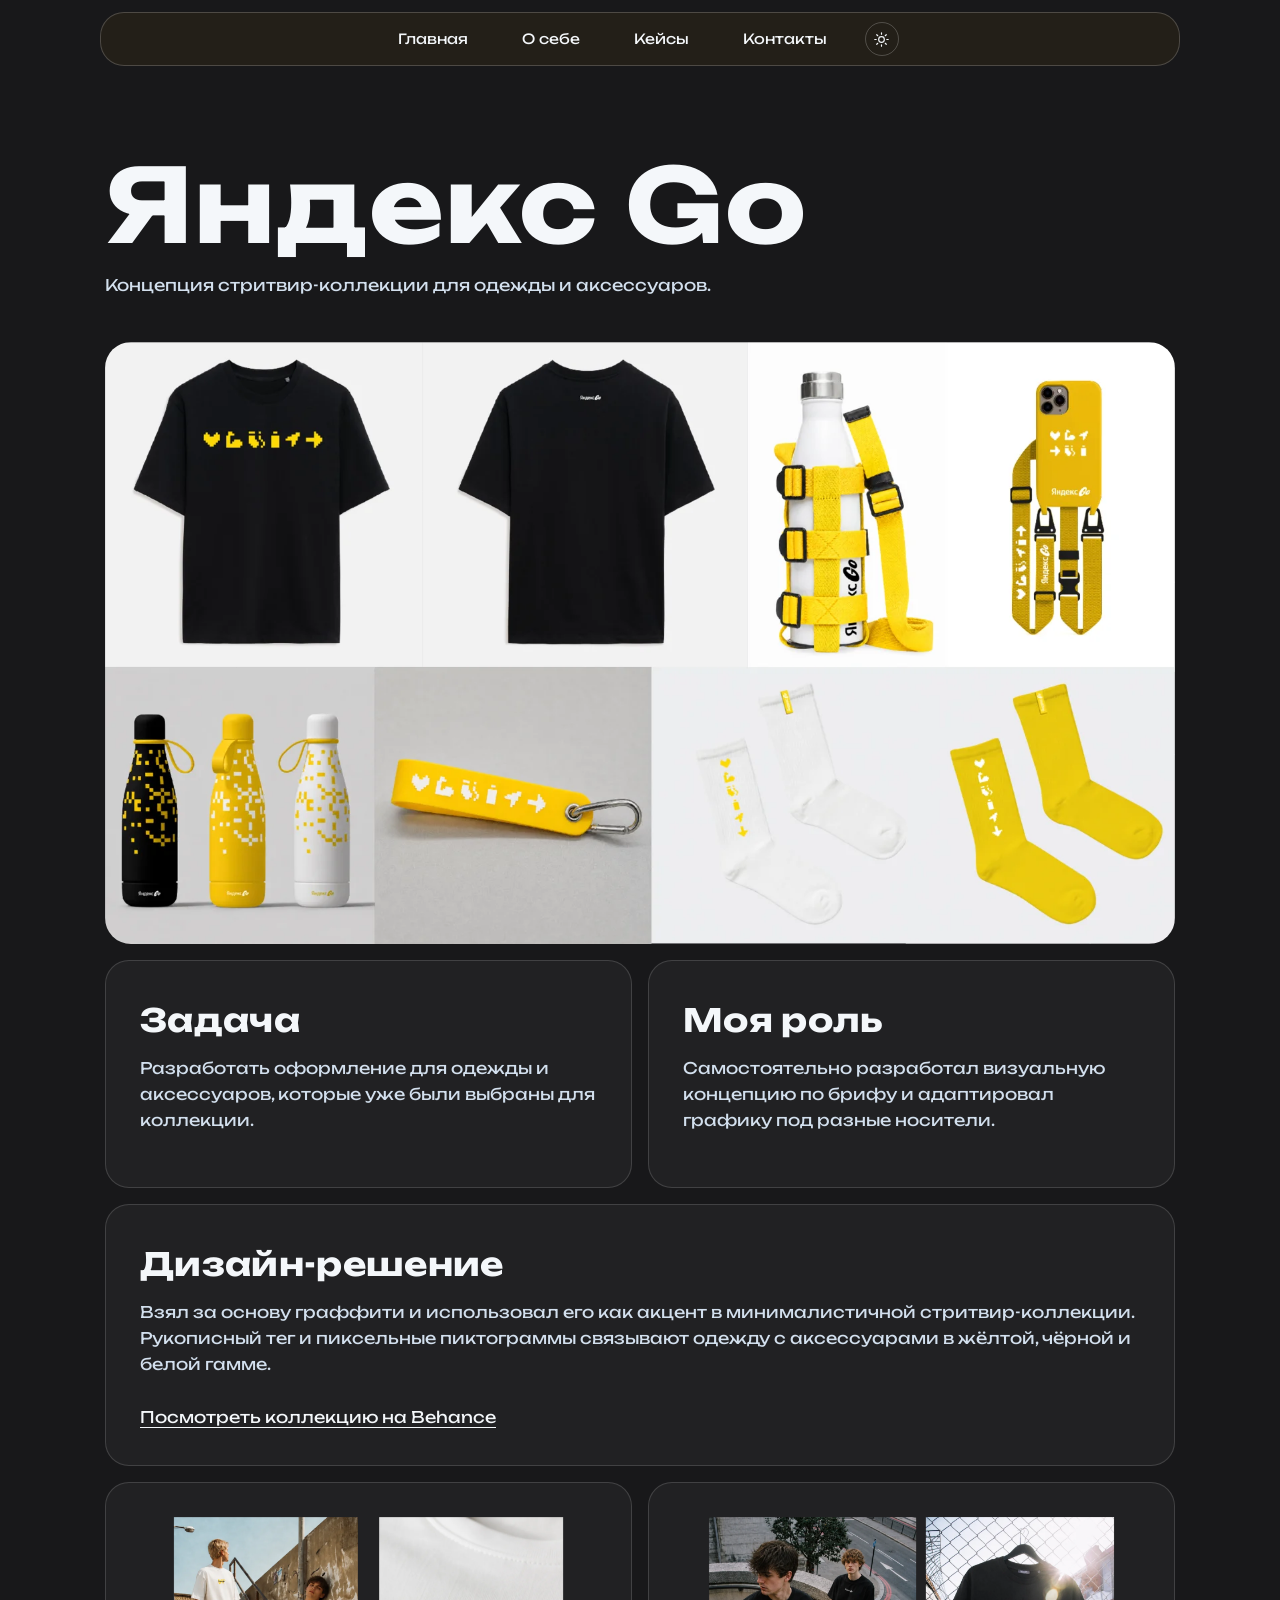
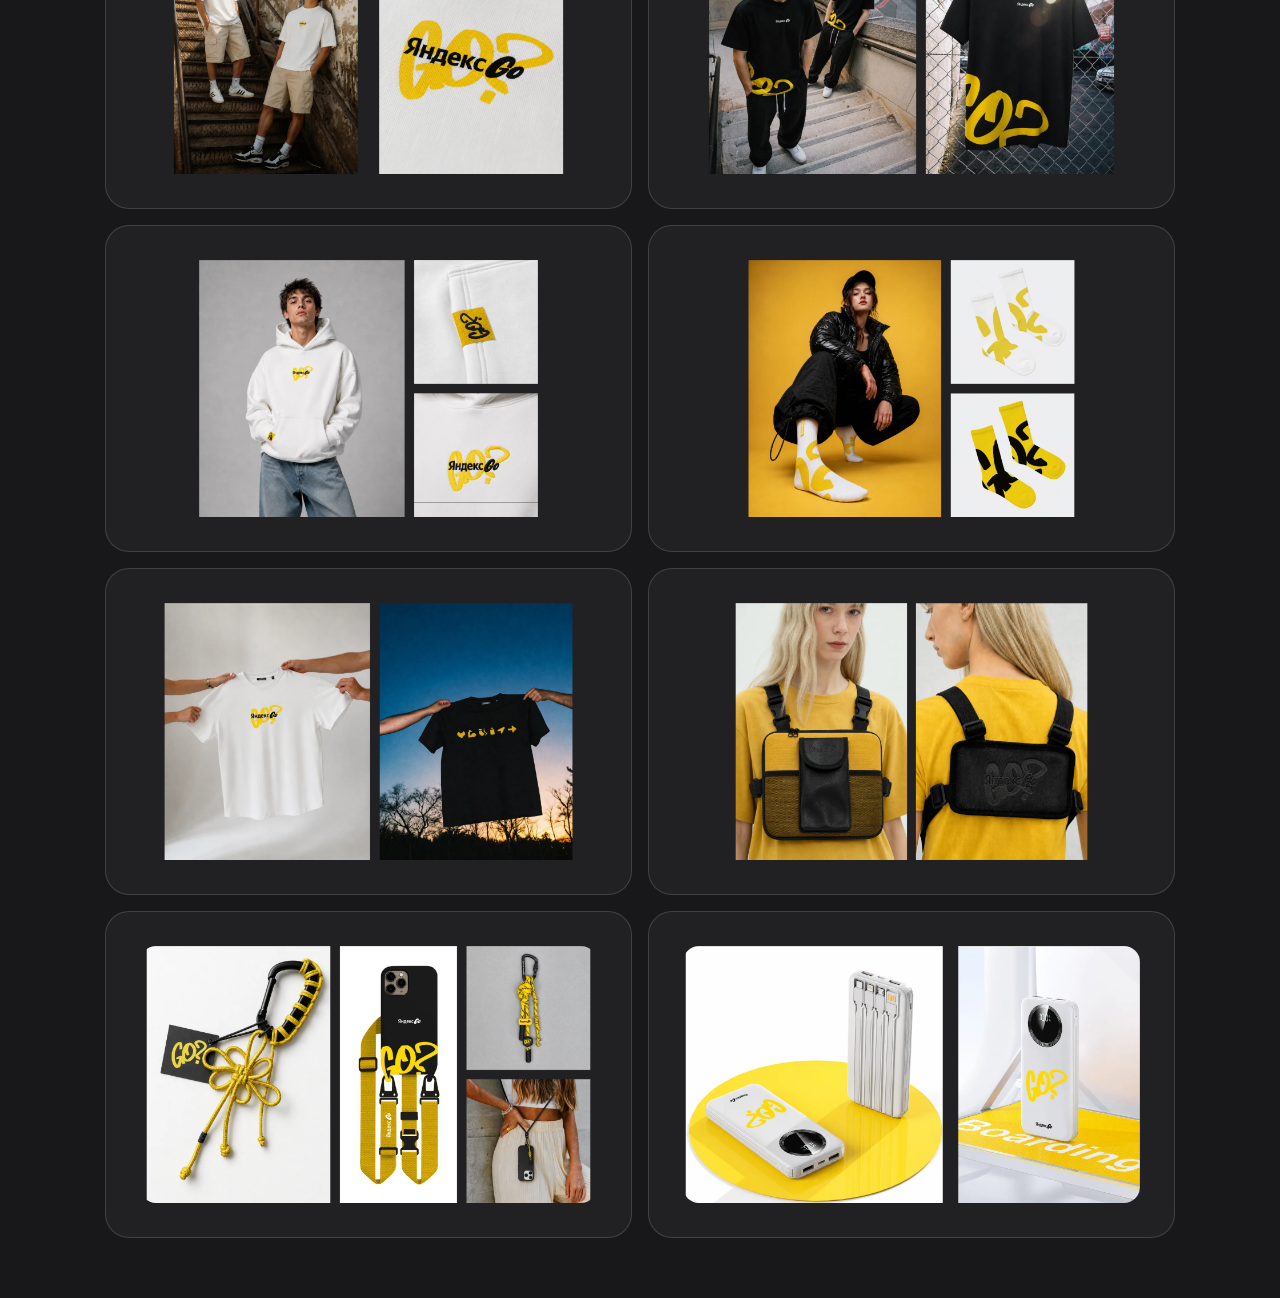
<file: yandex-go-case.html>
<!doctype html>
<html lang="ru" class="case-page yandex-page">
<head>
<meta charset="utf-8">
<meta name="viewport" content="width=device-width, initial-scale=1">
<meta name="color-scheme" content="dark">
<title>Яндекс Go — Валерий Макаров</title>
<link rel="stylesheet" href="yandex-go-case.css">
</head>
<body>
<!-- Yandex.Metrika counter -->
<script type="text/javascript">
    (function(m,e,t,r,i,k,a){
        m[i]=m[i]||function(){(m[i].a=m[i].a||[]).push(arguments)};
        m[i].l=1*new Date();
        for (var j = 0; j < document.scripts.length; j++) {if (document.scripts[j].src === r) { return; }}
        k=e.createElement(t),a=e.getElementsByTagName(t)[0],k.async=1,k.src=r,a.parentNode.insertBefore(k,a)
    })(window, document,'script','https://mc.yandex.ru/metrika/tag.js?id=114672545', 'ym');

    ym(114672545, 'init', {ssr:true, webvisor:true, clickmap:true, ecommerce:"dataLayer", referrer: document.referrer, url: location.href, accurateTrackBounce:true, trackLinks:true});
</script>
<noscript><div><img src="https://mc.yandex.ru/watch/114672545" style="position:absolute; left:-9999px;" alt="" /></div></noscript>
<!-- /Yandex.Metrika counter -->
<nav class="site-nav" aria-label="Основная навигация">
  <a href="index.html">Главная</a>
  <a href="index.html#about">О себе</a>
  <details><summary>Кейсы</summary><ul class="nav-panel">
    <li><a href="proxima-case.html">Proxima</a></li>
    <li><a href="donstroy-case.html">Донстрой</a></li>
    <li><a href="yandex-go-case.html" aria-current="page">Яндекс Go</a></li>
    <li><a href="gazprombank-case.html">Газпромбанк</a></li>
    <li><a href="sibur-case.html">СИБУР</a></li>
  </ul></details>
  <details><summary>Контакты</summary><ul class="nav-panel">
    <li><a href="https://t.me/Bragiy">Telegram</a></li>
    <li><a href="mailto:ibraged@gmail.com">ibraged@gmail.com</a></li>
    <li><a href="https://www.behance.net/f64ec2e7">Behance</a></li>
    <li><a href="assets/73c9842625126d110cbf.pdf" download="Valerii-Makarov-CV.pdf">Скачать резюме</a></li>
  </ul></details>
<button class="theme-toggle" type="button" aria-label="Включить светлую тему"><svg class="theme-icon theme-icon-sun" viewBox="0 0 24 24" width="17" height="17" fill="none" stroke="currentColor" stroke-width="1.65" stroke-linecap="round" stroke-linejoin="round" aria-hidden="true" focusable="false"><circle cx="12" cy="12" r="4"/><path d="M12 2.5v2m0 15v2m9.5-9.5h-2m-15 0h-2m16.22-6.72-1.42 1.42M6.7 17.3l-1.42 1.42m13.44 0-1.42-1.42M6.7 6.7 5.28 5.28"/></svg><svg class="theme-icon theme-icon-moon" viewBox="0 0 24 24" width="17" height="17" fill="none" stroke="currentColor" stroke-width="1.65" stroke-linecap="round" stroke-linejoin="round" aria-hidden="true" focusable="false"><path d="M20.6 15.3A8.8 8.8 0 0 1 8.7 3.4 8.8 8.8 0 1 0 20.6 15.3Z"/></svg></button>
</nav>
<main>
<header class="intro"><h1>Яндекс Go</h1><p>Концепция стритвир-коллекции для одежды и аксессуаров.</p></header>
<img class="hero" src="assets/6892deb1444d901f869e.webp" width="1600" height="900" loading="lazy" alt="Общий вид коллекции: футболки, бутылки, чехол, брелок и носки">
<section class="grid" aria-label="О проекте">
<article><h2>Задача</h2><p>Разработать оформление для одежды и аксессуаров, которые уже были выбраны для коллекции.</p></article>
<article><h2>Моя роль</h2><p>Самостоятельно разработал визуальную концепцию по брифу и адаптировал графику под разные носители.</p></article>
<article class="wide"><h2>Дизайн-решение</h2><p>Взял за основу граффити и использовал его как акцент в минималистичной стритвир-коллекции. Рукописный тег и пиксельные пиктограммы связывают одежду с аксессуарами в жёлтой, чёрной и белой гамме.</p><a href="https://www.behance.net/gallery/255150987/street-wear-concept-4-YandexGO">Посмотреть коллекцию на Behance</a></article>
</section>
<section class="grid" aria-label="Мокапы коллекции"><article><img  src="assets/45d44c8f5b09c024d151.webp" width="1600" height="900" loading="lazy" alt="Белые футболки и крупный план граффити-принта"></article><article><img  src="assets/cb3526a8c261e14f57ae.webp" width="1600" height="900" loading="lazy" alt="Чёрная футболка с крупным жёлтым принтом"></article><article><img  src="assets/fd1e107884b8259bf7a9.webp" width="1600" height="900" loading="lazy" alt="Белое худи, вышивка и бирка"></article><article><img  src="assets/8533b2dec12d3e86f345.webp" width="1600" height="900" loading="lazy" alt="Носки в белой и жёлтой расцветках"></article><article><img  src="assets/13ce79a77a60d9478bc4.webp" width="1600" height="900" loading="lazy" alt="Две футболки с граффити и пиктограммами"></article><article><img  src="assets/13c22948b797eca8df3a.webp" width="1600" height="900" loading="lazy" alt="Нагрудная сумка спереди и сзади"></article><article><img  src="assets/0796d47aac77b483975f.webp" width="1600" height="900" loading="lazy" alt="Карабины, шнурки и чехол для телефона"></article><article><img  src="assets/7fe340fae21cda8396ac.webp" width="1600" height="900" loading="lazy" alt="Пауэрбанк с граффити-принтом"></article></section>
</main>
<dialog class="image-viewer" aria-label="Увеличенное изображение">
  <div class="viewer-content">
    <form method="dialog"><button class="zoom-close" autofocus>Закрыть</button></form>
    <div class="viewer-frame"><img alt=""></div>
  </div>
</dialog>
<script src="yandex-go-case.js" defer></script>
</body></html>
</file>
<file: index.css>
/* Copyright 2022 The Unbounded Project Authors (https://github.com/googlefonts/unbounded)

This Font Software is licensed under the SIL Open Font License, Version 1.1.
This license is copied below, and is also available with a FAQ at:
https://scripts.sil.org/OFL


-----------------------------------------------------------
SIL OPEN FONT LICENSE Version 1.1 - 26 February 2007
-----------------------------------------------------------

PREAMBLE
The goals of the Open Font License (OFL) are to stimulate worldwide
development of collaborative font projects, to support the font creation
efforts of academic and linguistic communities, and to provide a free and
open framework in which fonts may be shared and improved in partnership
with others.

The OFL allows the licensed fonts to be used, studied, modified and
redistributed freely as long as they are not sold by themselves. The
fonts, including any derivative works, can be bundled, embedded, 
redistributed and/or sold with any software provided that any reserved
names are not used by derivative works. The fonts and derivatives,
however, cannot be released under any other type of license. The
requirement for fonts to remain under this license does not apply
to any document created using the fonts or their derivatives.

DEFINITIONS
"Font Software" refers to the set of files released by the Copyright
Holder(s) under this license and clearly marked as such. This may
include source files, build scripts and documentation.

"Reserved Font Name" refers to any names specified as such after the
copyright statement(s).

"Original Version" refers to the collection of Font Software components as
distributed by the Copyright Holder(s).

"Modified Version" refers to any derivative made by adding to, deleting,
or substituting -- in part or in whole -- any of the components of the
Original Version, by changing formats or by porting the Font Software to a
new environment.

"Author" refers to any designer, engineer, programmer, technical
writer or other person who contributed to the Font Software.

PERMISSION & CONDITIONS
Permission is hereby granted, free of charge, to any person obtaining
a copy of the Font Software, to use, study, copy, merge, embed, modify,
redistribute, and sell modified and unmodified copies of the Font
Software, subject to the following conditions:

1) Neither the Font Software nor any of its individual components,
in Original or Modified Versions, may be sold by itself.

2) Original or Modified Versions of the Font Software may be bundled,
redistributed and/or sold with any software, provided that each copy
contains the above copyright notice and this license. These can be
included either as stand-alone text files, human-readable headers or
in the appropriate machine-readable metadata fields within text or
binary files as long as those fields can be easily viewed by the user.

3) No Modified Version of the Font Software may use the Reserved Font
Name(s) unless explicit written permission is granted by the corresponding
Copyright Holder. This restriction only applies to the primary font name as
presented to the users.

4) The name(s) of the Copyright Holder(s) or the Author(s) of the Font
Software shall not be used to promote, endorse or advertise any
Modified Version, except to acknowledge the contribution(s) of the
Copyright Holder(s) and the Author(s) or with their explicit written
permission.

5) The Font Software, modified or unmodified, in part or in whole,
must be distributed entirely under this license, and must not be
distributed under any other license. The requirement for fonts to
remain under this license does not apply to any document created
using the Font Software.

TERMINATION
This license becomes null and void if any of the above conditions are
not met.

DISCLAIMER
THE FONT SOFTWARE IS PROVIDED "AS IS", WITHOUT WARRANTY OF ANY KIND,
EXPRESS OR IMPLIED, INCLUDING BUT NOT LIMITED TO ANY WARRANTIES OF
MERCHANTABILITY, FITNESS FOR A PARTICULAR PURPOSE AND NONINFRINGEMENT
OF COPYRIGHT, PATENT, TRADEMARK, OR OTHER RIGHT. IN NO EVENT SHALL THE
COPYRIGHT HOLDER BE LIABLE FOR ANY CLAIM, DAMAGES OR OTHER LIABILITY,
INCLUDING ANY GENERAL, SPECIAL, INDIRECT, INCIDENTAL, OR CONSEQUENTIAL
DAMAGES, WHETHER IN AN ACTION OF CONTRACT, TORT OR OTHERWISE, ARISING
FROM, OUT OF THE USE OR INABILITY TO USE THE FONT SOFTWARE OR FROM
OTHER DEALINGS IN THE FONT SOFTWARE.
 */
@font-face{font-family:Unbounded;src:url(assets/fbca7cbd1841a6b6c570.woff) format(woff);font-style:normal;font-weight:200 900;font-display:swap}
*{box-sizing:border-box}
body{margin:0;min-height:100vh;isolation:isolate;font:16px/1.5 "Unbounded",system-ui,sans-serif}
/* Use viewport coordinates so the center stays under the pointer during scrolling. */
body.has-pointer-gradient::before{content:"";position:fixed;inset:0;z-index:-1;pointer-events:none;background:none}
main,footer{width:min(1200px,calc(100% - 40px));margin-inline:auto}
a{color:inherit;text-underline-offset:4px}
a:focus-visible{outline:2px solid var(--ink);outline-offset:4px}
h1{font-size:clamp(32px,6.8vw,96px);line-height:1.08;letter-spacing:-.065em;margin:0}
.intro{padding:clamp(42px,8vw,110px) 0 38px}
.intro p{font-size:clamp(16px,2.1vw,23px);margin:16px 0 0}
.grid{display:grid;grid-template-columns:repeat(6,minmax(0,1fr));gap:16px;scroll-margin-top:80px}
.card{grid-column:span 2;position:relative;display:flex;flex-direction:column;justify-content:space-between;overflow:hidden;min-height:315px;border-radius:28px;padding:24px;text-decoration:none;isolation:isolate;transition:box-shadow .25s}
.card:nth-child(-n+2){min-height:350px}
.card{border:1px solid #ffffff24}
.card:hover,.card:focus-visible{box-shadow:0 10px 26px #07030b60}
.proxima{grid-column:span 4}
.tag{font-size:14px;font-weight:600}
h2{font-size:clamp(21px,2.4vw,32px);letter-spacing:-.045em;line-height:1.14;margin:0;overflow-wrap:anywhere}
.caption{margin:5px 0 0}
.art{display:grid;place-items:center;flex:1;min-height:150px}
.word{font-weight:850;font-size:clamp(24px,3.4vw,49px);letter-spacing:-.075em;line-height:1;transform:rotate(-8deg);opacity:.84}
.proxima .word{transform:none;font-size:clamp(45px,9vw,120px)}
.sibur .word{font-size:clamp(28px,4vw,56px)}
.scene{perspective:540px;width:155px;height:112px;display:grid;place-items:center}
.box{position:relative;width:146px;height:84px;transform-style:preserve-3d;transform:rotateX(-24deg) rotateY(var(--turn,-26deg))}
.face{position:absolute;inset:0;border:1px solid #9daae3;display:grid;place-items:center;background:#5269ad;backface-visibility:hidden}
.front{transform:translateZ(35px);font-size:13px;font-weight:700}
.back{transform:rotateY(180deg) translateZ(35px)}
.left,.right{width:70px;left:38px;background:#303f76}
.left{transform:rotateY(-90deg) translateZ(73px)}
.right{transform:rotateY(90deg) translateZ(73px)}
.top,.bottom{height:70px;top:7px;background:#7288c8}
.top{transform:rotateX(90deg) translateZ(42px);background:repeating-linear-gradient(125deg,#8397d2 0 12px,#667dbb 12px 24px)}
.bottom{transform:rotateX(-90deg) translateZ(42px)}
footer{display:flex;flex-wrap:wrap;gap:10px 22px;justify-content:space-between;padding:30px 0 45px}
@media(max-width:720px){.grid{grid-template-columns:1fr}.card,.proxima{grid-column:auto;min-height:280px}.card:nth-child(-n+2){min-height:300px}}
@media(prefers-reduced-motion:reduce){.card{transition:none}.box{transform:rotateX(-24deg) rotateY(-26deg)}}
.site-nav{position:sticky;top:12px;z-index:5;width:min(1080px,calc(100% - 32px));box-sizing:border-box;margin:12px auto 0;padding:6px;display:flex;align-items:center;justify-content:center;gap:clamp(3px,2vw,22px);border:1px solid #ffffff30;border-radius:24px;background:var(--nav-glass);backdrop-filter:blur(18px);font-size:clamp(11px,2.7vw,14px)}
.site-nav>a,.site-nav summary{padding:9px clamp(8px,2vw,16px);border-radius:15px;text-decoration:none;cursor:pointer;white-space:nowrap}
.site-nav summary{list-style:none}.site-nav summary::-webkit-details-marker{display:none}
.site-nav>a:hover,.site-nav a[aria-current],.site-nav details[open] summary,.nav-panel a:hover{background:#ffffff18}
.site-nav details{position:relative}
.nav-panel{position:absolute;top:100%;left:50%;transform:translateX(-50%);min-width:190px;margin:0;padding:8px;list-style:none;border:1px solid #ffffff30;border-radius:16px;background:var(--nav-panel);box-shadow:0 8px 24px #0005}
.site-nav details:last-of-type .nav-panel{left:auto;right:0;transform:none;min-width:145px}
.nav-panel a{display:block;padding:8px 10px;border-radius:9px;text-decoration:none}
.site-nav :focus-visible{outline:2px solid #ddd;outline-offset:2px}
.about{scroll-margin-top:85px;margin-top:clamp(42px,8vw,95px)}
.about-card{display:grid;grid-template-columns:minmax(0,1fr) minmax(180px,300px);align-items:center;gap:clamp(22px,5vw,70px);padding:clamp(20px,4vw,46px);border:1px solid #ffffff24;border-radius:28px}
.about-card p{margin:14px 0 0;max-width:61ch}
.about-card img{display:block;width:100%;height:auto;border-radius:18px}
@media(max-width:650px){.about-card{grid-template-columns:1fr}.about-card img{max-width:300px}}

:root{color-scheme:dark}
:root[data-theme="light"]{color-scheme:light}
body.has-pointer-gradient::before{background:radial-gradient(circle 75px at var(--pointer-x) var(--pointer-y),var(--cursor-glow),transparent 100%)}
.theme-toggle{display:grid;place-items:center;flex:0 0 34px;width:34px;height:34px;padding:0;border:1px solid #ffffff35;border-radius:50%;background:transparent;color:inherit;cursor:pointer;font:20px/1 system-ui,sans-serif}
.theme-toggle:hover{background:#ffffff18}
.case-page{--cursor-glow:#19b5fe33}
.case-page[data-theme="light"]{--cursor-glow:#0080ce10;--nav-panel:#f8fcff;--case-muted:#394e64}
.case-page[data-theme="light"] body{background:#eef5fc;color:#142b43}
.case-page[data-theme="light"] .intro p{color:var(--case-muted)}
[data-theme="light"] .face{color:white}
.image-viewer{color:#f4f7fa}
@media(max-width:430px){
  .site-nav{gap:2px;padding:5px;width:calc(100% - 16px)}
  .site-nav>a,.site-nav summary{padding-inline:6px}
  .theme-toggle{width:30px;height:30px;flex-basis:30px}
}
.theme-icon{display:block}.theme-icon-moon,[data-theme="light"] .theme-icon-sun{display:none}[data-theme="light"] .theme-icon-moon{display:block}
.don-cover{margin:14px 0;min-height:0}.don-cover img{display:block;width:100%;height:auto;border-radius:15px}
.yandex-cover{position:relative;display:block;flex:none;min-height:0;aspect-ratio:2;margin:14px 0;overflow:hidden;border-radius:15px;background:#ffef00}.yandex-cover img{position:absolute;display:block;width:100%;height:auto;bottom:0;left:0}

.bank .scene{perspective:560px;width:190px;max-width:100%;height:168px}
.bank .box{--half-depth:35px;width:146px;height:124px;transform:rotateX(-18deg) rotateY(var(--turn,-24deg))}
.bank .face{border:0;background:#1a40ad}
.bank .front{transform:translateZ(var(--half-depth));background:#234cbf url(assets/c4e261563bf0180ada00.webp) center/100% 100% no-repeat}
.bank .back{transform:rotateY(180deg) translateZ(var(--half-depth));background:#2146b6}
.bank .left,.bank .right{width:calc(2 * var(--half-depth));left:calc(50% - var(--half-depth));background:#173686}
.bank .left{transform:rotateY(-90deg) translateZ(73px)}
.bank .right{transform:rotateY(90deg) translateZ(73px);background:#1b3d96}
.bank .top,.bank .bottom{height:calc(2 * var(--half-depth));top:calc(50% - var(--half-depth));background:#3058c6}
.bank .top{transform:rotateX(90deg) translateZ(62px)}
.bank .bottom{transform:rotateX(-90deg) translateZ(62px)}
@media(prefers-reduced-motion:reduce){.bank .box{transform:rotateX(-18deg) rotateY(-24deg)}}
.sibur-cover{display:block;flex:none;min-height:0;margin:14px 0}
.sibur-cover img{display:block;width:100%;height:auto;border-radius:15px}
.proxima-cover{display:block;flex:none;min-height:0;margin:14px 0;border-radius:15px;overflow:hidden;background:#0a1c32}
.proxima-cover img{display:block;width:100%;height:auto;max-height:360px;object-fit:contain}
@media (any-hover: hover) and (prefers-reduced-motion: no-preference) {
  .card .art { transition: transform .3s ease; }
  .card:hover .art { transform: perspective(850px) rotateX(5deg) translateY(-4px); }
}

:root{
  --page:#191919;--ink:#f5f5f5;--muted:#c5c5c5;
  --glass:linear-gradient(155deg,#ffffff18,#ffffff07 58%,#ffffff0f);
  --rim:#ffffff23;--glint:#ffffff26;--shade:#00000038;
  --nav-glass:linear-gradient(155deg,#ffffff1f,#ffffff06),#202020a8;
  --nav-panel:#2a2a2a;--control-hover:#ffffff18;--cursor-glow:#ffffff15
}
:root[data-theme="light"]{
  --page:#ededed;--ink:#202020;--muted:#505050;
  --glass:linear-gradient(155deg,#ffffffe0,#ffffff68 60%,#ffffffa8);
  --rim:#00000017;--glint:#ffffffd9;--shade:#00000012;
  --nav-glass:linear-gradient(155deg,#ffffffe0,#ffffff55),#eeeeee8c;
  --nav-panel:#fafafa;--control-hover:#0000000d;--cursor-glow:#ffffffa3
}
body,[data-theme="light"] body{background:var(--page);color:var(--ink)}
.card,.about-card,[data-theme="light"] .about-card{
  background:var(--glass);color:var(--ink);border-color:var(--rim);
  box-shadow:inset 0 1px 0 var(--glint),0 8px 24px var(--shade)
}
.card:hover,.card:focus-visible{box-shadow:inset 0 1px 0 var(--glint),0 12px 28px var(--shade)}
.site-nav,.nav-panel{border-color:var(--rim);box-shadow:inset 0 1px 0 var(--glint),0 8px 24px var(--shade)}
.site-nav{backdrop-filter:blur(22px)}
.intro p,.about-card p,.tag,.caption,footer{color:var(--muted)}
.site-nav>a:hover,.site-nav a[aria-current],.site-nav details[open] summary,.nav-panel a:hover,.theme-toggle:hover{background:var(--control-hover)}
.theme-toggle{border-color:var(--rim)}
a:focus-visible,.site-nav :focus-visible{outline-color:var(--ink)}
</file>
<file: donstroy-case.css>
/* Copyright 2022 The Unbounded Project Authors (https://github.com/googlefonts/unbounded)

This Font Software is licensed under the SIL Open Font License, Version 1.1.
This license is copied below, and is also available with a FAQ at:
https://scripts.sil.org/OFL


-----------------------------------------------------------
SIL OPEN FONT LICENSE Version 1.1 - 26 February 2007
-----------------------------------------------------------

PREAMBLE
The goals of the Open Font License (OFL) are to stimulate worldwide
development of collaborative font projects, to support the font creation
efforts of academic and linguistic communities, and to provide a free and
open framework in which fonts may be shared and improved in partnership
with others.

The OFL allows the licensed fonts to be used, studied, modified and
redistributed freely as long as they are not sold by themselves. The
fonts, including any derivative works, can be bundled, embedded, 
redistributed and/or sold with any software provided that any reserved
names are not used by derivative works. The fonts and derivatives,
however, cannot be released under any other type of license. The
requirement for fonts to remain under this license does not apply
to any document created using the fonts or their derivatives.

DEFINITIONS
"Font Software" refers to the set of files released by the Copyright
Holder(s) under this license and clearly marked as such. This may
include source files, build scripts and documentation.

"Reserved Font Name" refers to any names specified as such after the
copyright statement(s).

"Original Version" refers to the collection of Font Software components as
distributed by the Copyright Holder(s).

"Modified Version" refers to any derivative made by adding to, deleting,
or substituting -- in part or in whole -- any of the components of the
Original Version, by changing formats or by porting the Font Software to a
new environment.

"Author" refers to any designer, engineer, programmer, technical
writer or other person who contributed to the Font Software.

PERMISSION & CONDITIONS
Permission is hereby granted, free of charge, to any person obtaining
a copy of the Font Software, to use, study, copy, merge, embed, modify,
redistribute, and sell modified and unmodified copies of the Font
Software, subject to the following conditions:

1) Neither the Font Software nor any of its individual components,
in Original or Modified Versions, may be sold by itself.

2) Original or Modified Versions of the Font Software may be bundled,
redistributed and/or sold with any software, provided that each copy
contains the above copyright notice and this license. These can be
included either as stand-alone text files, human-readable headers or
in the appropriate machine-readable metadata fields within text or
binary files as long as those fields can be easily viewed by the user.

3) No Modified Version of the Font Software may use the Reserved Font
Name(s) unless explicit written permission is granted by the corresponding
Copyright Holder. This restriction only applies to the primary font name as
presented to the users.

4) The name(s) of the Copyright Holder(s) or the Author(s) of the Font
Software shall not be used to promote, endorse or advertise any
Modified Version, except to acknowledge the contribution(s) of the
Copyright Holder(s) and the Author(s) or with their explicit written
permission.

5) The Font Software, modified or unmodified, in part or in whole,
must be distributed entirely under this license, and must not be
distributed under any other license. The requirement for fonts to
remain under this license does not apply to any document created
using the Font Software.

TERMINATION
This license becomes null and void if any of the above conditions are
not met.

DISCLAIMER
THE FONT SOFTWARE IS PROVIDED "AS IS", WITHOUT WARRANTY OF ANY KIND,
EXPRESS OR IMPLIED, INCLUDING BUT NOT LIMITED TO ANY WARRANTIES OF
MERCHANTABILITY, FITNESS FOR A PARTICULAR PURPOSE AND NONINFRINGEMENT
OF COPYRIGHT, PATENT, TRADEMARK, OR OTHER RIGHT. IN NO EVENT SHALL THE
COPYRIGHT HOLDER BE LIABLE FOR ANY CLAIM, DAMAGES OR OTHER LIABILITY,
INCLUDING ANY GENERAL, SPECIAL, INDIRECT, INCIDENTAL, OR CONSEQUENTIAL
DAMAGES, WHETHER IN AN ACTION OF CONTRACT, TORT OR OTHERWISE, ARISING
FROM, OUT OF THE USE OR INABILITY TO USE THE FONT SOFTWARE OR FROM
OTHER DEALINGS IN THE FONT SOFTWARE.
 */
@font-face{font-family:Unbounded;src:url(assets/fbca7cbd1841a6b6c570.woff) format(woff);font-style:normal;font-weight:200 900;font-display:swap}
:root{--case-top:#030b14;--case-bottom:#0d2e52;--case-accent:#19b5fe;--case-muted:#d2dfed}
*{box-sizing:border-box}body{margin:0;min-height:100vh;color:#f4f7fa;background:#18181a;isolation:isolate;font:16px/1.6 Unbounded,system-ui,sans-serif}
/* Use viewport coordinates so the center stays under the pointer during scrolling. */
body.has-pointer-gradient::before{content:"";position:fixed;inset:0;z-index:-1;pointer-events:none;background:radial-gradient(ellipse farthest-corner at var(--pointer-x) var(--pointer-y),var(--case-top),var(--case-bottom))}
main{max-width:1160px;margin:auto;padding:24px clamp(16px,4vw,45px) 60px}
article{border:1px solid #ffffff25;border-radius:24px;background:#ffffff0b;padding:clamp(16px,3vw,34px)}
a{color:inherit;text-underline-offset:4px}a:focus-visible{outline:2px solid var(--case-accent);outline-offset:4px}
.intro{padding:64px 0 28px}.intro p{color:var(--case-muted);max-width:60ch}
h1{font-size:clamp(44px,10vw,118px);line-height:1;margin:0;letter-spacing:.015em}
h2{font-size:clamp(20px,3vw,32px);letter-spacing:.01em;margin:0 0 10px}
.grid{display:grid;grid-template-columns:repeat(2,minmax(0,1fr));gap:16px;margin-top:16px}
img{width:100%;height:auto;display:block;border-radius:16px}.hero{border-radius:26px}
article p{margin:0 0 20px;color:var(--case-muted)}.wide{grid-column:1/-1}
.merch{margin-top:16px}.merch .grid{margin-top:0}
figure{margin:0;min-width:0}figcaption{margin-top:10px;font-size:14px;color:var(--case-muted)}
footer{margin-top:24px;font-size:14px}
.zoom-trigger{display:block;width:100%;padding:0;border:0;border-radius:16px;background:none;cursor:zoom-in}
.zoom-trigger:has(.hero){border-radius:26px}
.zoom-trigger:focus-visible,.zoom-close:focus-visible{outline:2px solid var(--case-accent);outline-offset:4px}
body:has(.image-viewer[open]){overflow:hidden}
.image-viewer{max-width:100%;max-height:100%;padding:0;border:0;background:transparent;color:inherit;overflow:visible}
.image-viewer::backdrop{background:#02050de8;animation:viewer-fade-in 500ms ease both}
.viewer-content{display:grid;justify-items:end;gap:10px}
.zoom-close{font:inherit;font-size:13px;color:inherit;background:#12263b;border:1px solid #ffffff40;border-radius:999px;padding:8px 14px;cursor:pointer}
.viewer-frame{display:grid;border-radius:16px;overflow:hidden}
.viewer-frame img{width:auto;max-width:min(1200px,calc(100vw - 32px));max-height:calc(100dvh - 90px);object-fit:contain}
.image-viewer[open] .viewer-frame{animation:wave-open 680ms cubic-bezier(.4,0,.22,1) both}
@keyframes viewer-fade-in{from{opacity:0}to{opacity:1}}
@keyframes wave-open{
  0%{opacity:0;transform:perspective(1000px) rotateX(-7deg) scale(.92);clip-path:ellipse(65% 38% at 50% 59%)}
  100%{opacity:1;transform:perspective(1000px) rotateX(0) scale(1);clip-path:ellipse(85% 85% at 50% 50%)}
}
@media(prefers-reduced-motion:reduce){.image-viewer[open] .viewer-frame,.image-viewer::backdrop{animation:none}}
@media(max-width:650px){.grid{grid-template-columns:1fr}.intro{padding-top:44px}}
:root{--nav-glass:#081b33e0;--nav-panel:#102640}
.site-nav{position:sticky;top:12px;z-index:5;width:min(1080px,calc(100% - 32px));box-sizing:border-box;margin:12px auto 0;padding:6px;display:flex;align-items:center;justify-content:center;gap:clamp(3px,2vw,22px);border:1px solid #ffffff30;border-radius:24px;background:var(--nav-glass);backdrop-filter:blur(18px);font-size:clamp(11px,2.7vw,14px)}
.site-nav>a,.site-nav summary{padding:9px clamp(8px,2vw,16px);border-radius:15px;text-decoration:none;cursor:pointer;white-space:nowrap}
.site-nav summary{list-style:none}.site-nav summary::-webkit-details-marker{display:none}
.site-nav>a:hover,.site-nav a[aria-current],.site-nav details[open] summary,.nav-panel a:hover{background:#ffffff18}
.site-nav details{position:relative}
.nav-panel{position:absolute;top:100%;left:50%;transform:translateX(-50%);min-width:190px;margin:0;padding:8px;list-style:none;border:1px solid #ffffff30;border-radius:16px;background:var(--nav-panel);box-shadow:0 8px 24px #0005}
.site-nav details:last-of-type .nav-panel{left:auto;right:0;transform:none;min-width:145px}
.nav-panel a{display:block;padding:8px 10px;border-radius:9px;text-decoration:none}
.site-nav :focus-visible{outline:2px solid #ddd;outline-offset:2px}

:root{color-scheme:dark;--cursor-glow:#be8cff2c}
:root[data-theme="light"]{color-scheme:light;--cursor-glow:#834bd910;--nav-glass:#fffc;--nav-panel:#fffcff}
body.has-pointer-gradient::before{background:radial-gradient(circle 75px at var(--pointer-x) var(--pointer-y),var(--cursor-glow),transparent 100%)}
.theme-toggle{display:grid;place-items:center;flex:0 0 34px;width:34px;height:34px;padding:0;border:1px solid #ffffff35;border-radius:50%;background:transparent;color:inherit;cursor:pointer;font:20px/1 system-ui,sans-serif}
.theme-toggle:hover{background:#ffffff18}
[data-theme="light"] body{background:#f6effa;color:#261e30}
.case-page{--cursor-glow:#19b5fe33}
.case-page[data-theme="light"]{--cursor-glow:#0080ce10;--nav-panel:#f8fcff;--case-muted:#394e64}
.case-page[data-theme="light"] body{background:#eef5fc;color:#142b43}
[data-theme="light"] .site-nav,[data-theme="light"] .nav-panel{border-color:#21132c22;box-shadow:0 8px 24px #21132c15}
[data-theme="light"] .site-nav>a:hover,[data-theme="light"] .site-nav a[aria-current],[data-theme="light"] .site-nav details[open] summary,[data-theme="light"] .nav-panel a:hover,[data-theme="light"] .theme-toggle:hover{background:#31204412}
[data-theme="light"] .theme-toggle{border-color:#21132c30}
[data-theme="light"] .site-nav :focus-visible,[data-theme="light"] a:focus-visible{outline-color:#65448d}
[data-theme="light"] .intro p,[data-theme="light"] .about-card p,[data-theme="light"] footer{color:#51435c}
.case-page[data-theme="light"] .intro p{color:var(--case-muted)}
[data-theme="light"] .about-card,[data-theme="light"] article{background:#ffffffc9;border-color:#21132c16}
[data-theme="light"] .card{border-color:#21132c25}
[data-theme="light"] .proxima{background:#d7e7f7;color:#102640}
[data-theme="light"] .don{background:#dfece3;color:#21312c}
[data-theme="light"] .yandex{background:#faecc2;color:#362d16}
[data-theme="light"] .bank{background:#dbe6fb;color:#17243e}
[data-theme="light"] .sibur{background:#d8eeec;color:#153435}
[data-theme="light"] .face{color:white}
.image-viewer{color:#f4f7fa}
@media(max-width:430px){
  .site-nav{gap:2px;padding:5px;width:calc(100% - 16px)}
  .site-nav>a,.site-nav summary{padding-inline:6px}
  .theme-toggle{width:30px;height:30px;flex-basis:30px}
}
.theme-icon{display:block}.theme-icon-moon,[data-theme="light"] .theme-icon-sun{display:none}[data-theme="light"] .theme-icon-moon{display:block}

.don-page{--cursor-glow:#9acbff2c;--nav-glass:#192432df;--nav-panel:#25344b}
.don-page[data-theme="light"]{--cursor-glow:#527eb810;--nav-panel:#f6faff;--case-muted:#3f526e}
.don-page[data-theme="light"] body{background:#edf5ff;color:#23364c}
.don-page .intro h1{font-size:clamp(32px,8vw,104px)}
.don-page article a{display:inline-block;margin-top:8px}
</file>
<file: gazprombank-case.css>
/* Copyright 2022 The Unbounded Project Authors (https://github.com/googlefonts/unbounded)

This Font Software is licensed under the SIL Open Font License, Version 1.1.
This license is copied below, and is also available with a FAQ at:
https://scripts.sil.org/OFL


-----------------------------------------------------------
SIL OPEN FONT LICENSE Version 1.1 - 26 February 2007
-----------------------------------------------------------

PREAMBLE
The goals of the Open Font License (OFL) are to stimulate worldwide
development of collaborative font projects, to support the font creation
efforts of academic and linguistic communities, and to provide a free and
open framework in which fonts may be shared and improved in partnership
with others.

The OFL allows the licensed fonts to be used, studied, modified and
redistributed freely as long as they are not sold by themselves. The
fonts, including any derivative works, can be bundled, embedded, 
redistributed and/or sold with any software provided that any reserved
names are not used by derivative works. The fonts and derivatives,
however, cannot be released under any other type of license. The
requirement for fonts to remain under this license does not apply
to any document created using the fonts or their derivatives.

DEFINITIONS
"Font Software" refers to the set of files released by the Copyright
Holder(s) under this license and clearly marked as such. This may
include source files, build scripts and documentation.

"Reserved Font Name" refers to any names specified as such after the
copyright statement(s).

"Original Version" refers to the collection of Font Software components as
distributed by the Copyright Holder(s).

"Modified Version" refers to any derivative made by adding to, deleting,
or substituting -- in part or in whole -- any of the components of the
Original Version, by changing formats or by porting the Font Software to a
new environment.

"Author" refers to any designer, engineer, programmer, technical
writer or other person who contributed to the Font Software.

PERMISSION & CONDITIONS
Permission is hereby granted, free of charge, to any person obtaining
a copy of the Font Software, to use, study, copy, merge, embed, modify,
redistribute, and sell modified and unmodified copies of the Font
Software, subject to the following conditions:

1) Neither the Font Software nor any of its individual components,
in Original or Modified Versions, may be sold by itself.

2) Original or Modified Versions of the Font Software may be bundled,
redistributed and/or sold with any software, provided that each copy
contains the above copyright notice and this license. These can be
included either as stand-alone text files, human-readable headers or
in the appropriate machine-readable metadata fields within text or
binary files as long as those fields can be easily viewed by the user.

3) No Modified Version of the Font Software may use the Reserved Font
Name(s) unless explicit written permission is granted by the corresponding
Copyright Holder. This restriction only applies to the primary font name as
presented to the users.

4) The name(s) of the Copyright Holder(s) or the Author(s) of the Font
Software shall not be used to promote, endorse or advertise any
Modified Version, except to acknowledge the contribution(s) of the
Copyright Holder(s) and the Author(s) or with their explicit written
permission.

5) The Font Software, modified or unmodified, in part or in whole,
must be distributed entirely under this license, and must not be
distributed under any other license. The requirement for fonts to
remain under this license does not apply to any document created
using the Font Software.

TERMINATION
This license becomes null and void if any of the above conditions are
not met.

DISCLAIMER
THE FONT SOFTWARE IS PROVIDED "AS IS", WITHOUT WARRANTY OF ANY KIND,
EXPRESS OR IMPLIED, INCLUDING BUT NOT LIMITED TO ANY WARRANTIES OF
MERCHANTABILITY, FITNESS FOR A PARTICULAR PURPOSE AND NONINFRINGEMENT
OF COPYRIGHT, PATENT, TRADEMARK, OR OTHER RIGHT. IN NO EVENT SHALL THE
COPYRIGHT HOLDER BE LIABLE FOR ANY CLAIM, DAMAGES OR OTHER LIABILITY,
INCLUDING ANY GENERAL, SPECIAL, INDIRECT, INCIDENTAL, OR CONSEQUENTIAL
DAMAGES, WHETHER IN AN ACTION OF CONTRACT, TORT OR OTHERWISE, ARISING
FROM, OUT OF THE USE OR INABILITY TO USE THE FONT SOFTWARE OR FROM
OTHER DEALINGS IN THE FONT SOFTWARE.
 */
@font-face{font-family:Unbounded;src:url(assets/fbca7cbd1841a6b6c570.woff) format(woff);font-style:normal;font-weight:200 900;font-display:swap}
:root{--case-top:#030b14;--case-bottom:#0d2e52;--case-accent:#19b5fe;--case-muted:#d2dfed}
*{box-sizing:border-box}body{margin:0;min-height:100vh;color:#f4f7fa;background:#18181a;isolation:isolate;font:16px/1.6 Unbounded,system-ui,sans-serif}
/* Use viewport coordinates so the center stays under the pointer during scrolling. */
body.has-pointer-gradient::before{content:"";position:fixed;inset:0;z-index:-1;pointer-events:none;background:radial-gradient(ellipse farthest-corner at var(--pointer-x) var(--pointer-y),var(--case-top),var(--case-bottom))}
main{max-width:1160px;margin:auto;padding:24px clamp(16px,4vw,45px) 60px}
article{border:1px solid #ffffff25;border-radius:24px;background:#ffffff0b;padding:clamp(16px,3vw,34px)}
a{color:inherit;text-underline-offset:4px}a:focus-visible{outline:2px solid var(--case-accent);outline-offset:4px}
.intro{padding:64px 0 28px}.intro p{color:var(--case-muted);max-width:60ch}
h1{font-size:clamp(44px,10vw,118px);line-height:1;margin:0;letter-spacing:.015em}
h2{font-size:clamp(20px,3vw,32px);letter-spacing:.01em;margin:0 0 10px}
.grid{display:grid;grid-template-columns:repeat(2,minmax(0,1fr));gap:16px;margin-top:16px}
img{width:100%;height:auto;display:block;border-radius:16px}.hero{border-radius:26px}
article p{margin:0 0 20px;color:var(--case-muted)}.wide{grid-column:1/-1}
.merch{margin-top:16px}.merch .grid{margin-top:0}
figure{margin:0;min-width:0}figcaption{margin-top:10px;font-size:14px;color:var(--case-muted)}
footer{margin-top:24px;font-size:14px}
.zoom-trigger{display:block;width:100%;padding:0;border:0;border-radius:16px;background:none;cursor:zoom-in}
.zoom-trigger:has(.hero){border-radius:26px}
.zoom-trigger:focus-visible,.zoom-close:focus-visible{outline:2px solid var(--case-accent);outline-offset:4px}
body:has(.image-viewer[open]){overflow:hidden}
.image-viewer{max-width:100%;max-height:100%;padding:0;border:0;background:transparent;color:inherit;overflow:visible}
.image-viewer::backdrop{background:#02050de8;animation:viewer-fade-in 500ms ease both}
.viewer-content{display:grid;justify-items:end;gap:10px}
.zoom-close{font:inherit;font-size:13px;color:inherit;background:#12263b;border:1px solid #ffffff40;border-radius:999px;padding:8px 14px;cursor:pointer}
.viewer-frame{display:grid;border-radius:16px;overflow:hidden}
.viewer-frame img{width:auto;max-width:min(1200px,calc(100vw - 32px));max-height:calc(100dvh - 90px);object-fit:contain}
.image-viewer[open] .viewer-frame{animation:wave-open 680ms cubic-bezier(.4,0,.22,1) both}
@keyframes viewer-fade-in{from{opacity:0}to{opacity:1}}
@keyframes wave-open{
  0%{opacity:0;transform:perspective(1000px) rotateX(-7deg) scale(.92);clip-path:ellipse(65% 38% at 50% 59%)}
  100%{opacity:1;transform:perspective(1000px) rotateX(0) scale(1);clip-path:ellipse(85% 85% at 50% 50%)}
}
@media(prefers-reduced-motion:reduce){.image-viewer[open] .viewer-frame,.image-viewer::backdrop{animation:none}}
@media(max-width:650px){.grid{grid-template-columns:1fr}.intro{padding-top:44px}}
:root{--nav-glass:#081b33e0;--nav-panel:#102640}
.site-nav{position:sticky;top:12px;z-index:5;width:min(1080px,calc(100% - 32px));box-sizing:border-box;margin:12px auto 0;padding:6px;display:flex;align-items:center;justify-content:center;gap:clamp(3px,2vw,22px);border:1px solid #ffffff30;border-radius:24px;background:var(--nav-glass);backdrop-filter:blur(18px);font-size:clamp(11px,2.7vw,14px)}
.site-nav>a,.site-nav summary{padding:9px clamp(8px,2vw,16px);border-radius:15px;text-decoration:none;cursor:pointer;white-space:nowrap}
.site-nav summary{list-style:none}.site-nav summary::-webkit-details-marker{display:none}
.site-nav>a:hover,.site-nav a[aria-current],.site-nav details[open] summary,.nav-panel a:hover{background:#ffffff18}
.site-nav details{position:relative}
.nav-panel{position:absolute;top:100%;left:50%;transform:translateX(-50%);min-width:190px;margin:0;padding:8px;list-style:none;border:1px solid #ffffff30;border-radius:16px;background:var(--nav-panel);box-shadow:0 8px 24px #0005}
.site-nav details:last-of-type .nav-panel{left:auto;right:0;transform:none;min-width:145px}
.nav-panel a{display:block;padding:8px 10px;border-radius:9px;text-decoration:none}
.site-nav :focus-visible{outline:2px solid #ddd;outline-offset:2px}

:root{color-scheme:dark;--cursor-glow:#be8cff2c}
:root[data-theme="light"]{color-scheme:light;--cursor-glow:#834bd910;--nav-glass:#fffc;--nav-panel:#fffcff}
body.has-pointer-gradient::before{background:radial-gradient(circle 75px at var(--pointer-x) var(--pointer-y),var(--cursor-glow),transparent 100%)}
.theme-toggle{display:grid;place-items:center;flex:0 0 34px;width:34px;height:34px;padding:0;border:1px solid #ffffff35;border-radius:50%;background:transparent;color:inherit;cursor:pointer;font:20px/1 system-ui,sans-serif}
.theme-toggle:hover{background:#ffffff18}
[data-theme="light"] body{background:#f6effa;color:#261e30}
.case-page{--cursor-glow:#19b5fe33}
.case-page[data-theme="light"]{--cursor-glow:#0080ce10;--nav-panel:#f8fcff;--case-muted:#394e64}
.case-page[data-theme="light"] body{background:#eef5fc;color:#142b43}
[data-theme="light"] .site-nav,[data-theme="light"] .nav-panel{border-color:#21132c22;box-shadow:0 8px 24px #21132c15}
[data-theme="light"] .site-nav>a:hover,[data-theme="light"] .site-nav a[aria-current],[data-theme="light"] .site-nav details[open] summary,[data-theme="light"] .nav-panel a:hover,[data-theme="light"] .theme-toggle:hover{background:#31204412}
[data-theme="light"] .theme-toggle{border-color:#21132c30}
[data-theme="light"] .site-nav :focus-visible,[data-theme="light"] a:focus-visible{outline-color:#65448d}
[data-theme="light"] .intro p,[data-theme="light"] .about-card p,[data-theme="light"] footer{color:#51435c}
.case-page[data-theme="light"] .intro p{color:var(--case-muted)}
[data-theme="light"] .about-card,[data-theme="light"] article{background:#ffffffc9;border-color:#21132c16}
[data-theme="light"] .card{border-color:#21132c25}
[data-theme="light"] .proxima{background:#d7e7f7;color:#102640}
[data-theme="light"] .don{background:#dfece3;color:#21312c}
[data-theme="light"] .yandex{background:#faecc2;color:#362d16}
[data-theme="light"] .bank{background:#dbe6fb;color:#17243e}
[data-theme="light"] .sibur{background:#d8eeec;color:#153435}
[data-theme="light"] .face{color:white}
.image-viewer{color:#f4f7fa}
@media(max-width:430px){
  .site-nav{gap:2px;padding:5px;width:calc(100% - 16px)}
  .site-nav>a,.site-nav summary{padding-inline:6px}
  .theme-toggle{width:30px;height:30px;flex-basis:30px}
}
.theme-icon{display:block}.theme-icon-moon,[data-theme="light"] .theme-icon-sun{display:none}[data-theme="light"] .theme-icon-moon{display:block}

.gazprombank-page{--cursor-glow:#879bff30;--nav-glass:#171f35ed;--nav-panel:#202d4b}
.gazprombank-page[data-theme="light"]{--cursor-glow:#4664c516;--nav-panel:#f5f8ff;--case-muted:#394c71}
.gazprombank-page[data-theme="light"] body{background:#edf2fc;color:#1d2c48}
.gazprombank-page .intro h1{font-size:clamp(32px,8vw,104px)}
.gazprombank-page article a{display:inline-block;margin-top:8px}
.gazprombank-page .intro h1{font-size:clamp(25px,7vw,92px)}
</file>
<file: proxima-case.css>
/* Copyright 2022 The Unbounded Project Authors (https://github.com/googlefonts/unbounded)

This Font Software is licensed under the SIL Open Font License, Version 1.1.
This license is copied below, and is also available with a FAQ at:
https://scripts.sil.org/OFL


-----------------------------------------------------------
SIL OPEN FONT LICENSE Version 1.1 - 26 February 2007
-----------------------------------------------------------

PREAMBLE
The goals of the Open Font License (OFL) are to stimulate worldwide
development of collaborative font projects, to support the font creation
efforts of academic and linguistic communities, and to provide a free and
open framework in which fonts may be shared and improved in partnership
with others.

The OFL allows the licensed fonts to be used, studied, modified and
redistributed freely as long as they are not sold by themselves. The
fonts, including any derivative works, can be bundled, embedded, 
redistributed and/or sold with any software provided that any reserved
names are not used by derivative works. The fonts and derivatives,
however, cannot be released under any other type of license. The
requirement for fonts to remain under this license does not apply
to any document created using the fonts or their derivatives.

DEFINITIONS
"Font Software" refers to the set of files released by the Copyright
Holder(s) under this license and clearly marked as such. This may
include source files, build scripts and documentation.

"Reserved Font Name" refers to any names specified as such after the
copyright statement(s).

"Original Version" refers to the collection of Font Software components as
distributed by the Copyright Holder(s).

"Modified Version" refers to any derivative made by adding to, deleting,
or substituting -- in part or in whole -- any of the components of the
Original Version, by changing formats or by porting the Font Software to a
new environment.

"Author" refers to any designer, engineer, programmer, technical
writer or other person who contributed to the Font Software.

PERMISSION & CONDITIONS
Permission is hereby granted, free of charge, to any person obtaining
a copy of the Font Software, to use, study, copy, merge, embed, modify,
redistribute, and sell modified and unmodified copies of the Font
Software, subject to the following conditions:

1) Neither the Font Software nor any of its individual components,
in Original or Modified Versions, may be sold by itself.

2) Original or Modified Versions of the Font Software may be bundled,
redistributed and/or sold with any software, provided that each copy
contains the above copyright notice and this license. These can be
included either as stand-alone text files, human-readable headers or
in the appropriate machine-readable metadata fields within text or
binary files as long as those fields can be easily viewed by the user.

3) No Modified Version of the Font Software may use the Reserved Font
Name(s) unless explicit written permission is granted by the corresponding
Copyright Holder. This restriction only applies to the primary font name as
presented to the users.

4) The name(s) of the Copyright Holder(s) or the Author(s) of the Font
Software shall not be used to promote, endorse or advertise any
Modified Version, except to acknowledge the contribution(s) of the
Copyright Holder(s) and the Author(s) or with their explicit written
permission.

5) The Font Software, modified or unmodified, in part or in whole,
must be distributed entirely under this license, and must not be
distributed under any other license. The requirement for fonts to
remain under this license does not apply to any document created
using the Font Software.

TERMINATION
This license becomes null and void if any of the above conditions are
not met.

DISCLAIMER
THE FONT SOFTWARE IS PROVIDED "AS IS", WITHOUT WARRANTY OF ANY KIND,
EXPRESS OR IMPLIED, INCLUDING BUT NOT LIMITED TO ANY WARRANTIES OF
MERCHANTABILITY, FITNESS FOR A PARTICULAR PURPOSE AND NONINFRINGEMENT
OF COPYRIGHT, PATENT, TRADEMARK, OR OTHER RIGHT. IN NO EVENT SHALL THE
COPYRIGHT HOLDER BE LIABLE FOR ANY CLAIM, DAMAGES OR OTHER LIABILITY,
INCLUDING ANY GENERAL, SPECIAL, INDIRECT, INCIDENTAL, OR CONSEQUENTIAL
DAMAGES, WHETHER IN AN ACTION OF CONTRACT, TORT OR OTHERWISE, ARISING
FROM, OUT OF THE USE OR INABILITY TO USE THE FONT SOFTWARE OR FROM
OTHER DEALINGS IN THE FONT SOFTWARE.
 */
@font-face{font-family:Unbounded;src:url(assets/fbca7cbd1841a6b6c570.woff) format(woff);font-style:normal;font-weight:200 900;font-display:swap}
:root{--case-top:#030b14;--case-bottom:#0d2e52;--case-accent:#19b5fe;--case-muted:#d2dfed}
*{box-sizing:border-box}body{margin:0;min-height:100vh;color:#f4f7fa;background:#18181a;isolation:isolate;font:16px/1.6 Unbounded,system-ui,sans-serif}
/* Use viewport coordinates so the center stays under the pointer during scrolling. */
body.has-pointer-gradient::before{content:"";position:fixed;inset:0;z-index:-1;pointer-events:none;background:radial-gradient(ellipse farthest-corner at var(--pointer-x) var(--pointer-y),var(--case-top),var(--case-bottom))}
main{max-width:1160px;margin:auto;padding:24px clamp(16px,4vw,45px) 60px}
article{border:1px solid #ffffff25;border-radius:24px;background:#ffffff0b;padding:clamp(16px,3vw,34px)}
a{color:inherit;text-underline-offset:4px}a:focus-visible{outline:2px solid var(--case-accent);outline-offset:4px}
.intro{padding:64px 0 28px}.intro p{color:var(--case-muted);max-width:60ch}
h1{font-size:clamp(44px,10vw,118px);line-height:1;margin:0;letter-spacing:.015em}
h2{font-size:clamp(20px,3vw,32px);letter-spacing:.01em;margin:0 0 10px}
.grid{display:grid;grid-template-columns:repeat(2,minmax(0,1fr));gap:16px;margin-top:16px}
img{width:100%;height:auto;display:block;border-radius:16px}.hero{border-radius:26px}
article p{margin:0 0 20px;color:var(--case-muted)}.wide{grid-column:1/-1}
.merch{margin-top:16px}.merch .grid{margin-top:0}
figure{margin:0;min-width:0}figcaption{margin-top:10px;font-size:14px;color:var(--case-muted)}
footer{margin-top:24px;font-size:14px}
.zoom-trigger{display:block;width:100%;padding:0;border:0;border-radius:16px;background:none;cursor:zoom-in}
.zoom-trigger:has(.hero){border-radius:26px}
.zoom-trigger:focus-visible,.zoom-close:focus-visible{outline:2px solid var(--case-accent);outline-offset:4px}
body:has(.image-viewer[open]){overflow:hidden}
.image-viewer{max-width:100%;max-height:100%;padding:0;border:0;background:transparent;color:inherit;overflow:visible}
.image-viewer::backdrop{background:#02050de8;animation:viewer-fade-in 500ms ease both}
.viewer-content{display:grid;justify-items:end;gap:10px}
.zoom-close{font:inherit;font-size:13px;color:inherit;background:#12263b;border:1px solid #ffffff40;border-radius:999px;padding:8px 14px;cursor:pointer}
.viewer-frame{display:grid;border-radius:16px;overflow:hidden}
.viewer-frame img{width:auto;max-width:min(1200px,calc(100vw - 32px));max-height:calc(100dvh - 90px);object-fit:contain}
.image-viewer[open] .viewer-frame{animation:wave-open 680ms cubic-bezier(.4,0,.22,1) both}
@keyframes viewer-fade-in{from{opacity:0}to{opacity:1}}
@keyframes wave-open{
  0%{opacity:0;transform:perspective(1000px) rotateX(-7deg) scale(.92);clip-path:ellipse(65% 38% at 50% 59%)}
  100%{opacity:1;transform:perspective(1000px) rotateX(0) scale(1);clip-path:ellipse(85% 85% at 50% 50%)}
}
@media(prefers-reduced-motion:reduce){.image-viewer[open] .viewer-frame,.image-viewer::backdrop{animation:none}}
@media(max-width:650px){.grid{grid-template-columns:1fr}.intro{padding-top:44px}}
:root{--nav-glass:#081b33e0;--nav-panel:#102640}
.site-nav{position:sticky;top:12px;z-index:5;width:min(1080px,calc(100% - 32px));box-sizing:border-box;margin:12px auto 0;padding:6px;display:flex;align-items:center;justify-content:center;gap:clamp(3px,2vw,22px);border:1px solid #ffffff30;border-radius:24px;background:var(--nav-glass);backdrop-filter:blur(18px);font-size:clamp(11px,2.7vw,14px)}
.site-nav>a,.site-nav summary{padding:9px clamp(8px,2vw,16px);border-radius:15px;text-decoration:none;cursor:pointer;white-space:nowrap}
.site-nav summary{list-style:none}.site-nav summary::-webkit-details-marker{display:none}
.site-nav>a:hover,.site-nav a[aria-current],.site-nav details[open] summary,.nav-panel a:hover{background:#ffffff18}
.site-nav details{position:relative}
.nav-panel{position:absolute;top:100%;left:50%;transform:translateX(-50%);min-width:190px;margin:0;padding:8px;list-style:none;border:1px solid #ffffff30;border-radius:16px;background:var(--nav-panel);box-shadow:0 8px 24px #0005}
.site-nav details:last-of-type .nav-panel{left:auto;right:0;transform:none;min-width:145px}
.nav-panel a{display:block;padding:8px 10px;border-radius:9px;text-decoration:none}
.site-nav :focus-visible{outline:2px solid #ddd;outline-offset:2px}

:root{color-scheme:dark;--cursor-glow:#be8cff2c}
:root[data-theme="light"]{color-scheme:light;--cursor-glow:#834bd910;--nav-glass:#fffc;--nav-panel:#fffcff}
body.has-pointer-gradient::before{background:radial-gradient(circle 75px at var(--pointer-x) var(--pointer-y),var(--cursor-glow),transparent 100%)}
.theme-toggle{display:grid;place-items:center;flex:0 0 34px;width:34px;height:34px;padding:0;border:1px solid #ffffff35;border-radius:50%;background:transparent;color:inherit;cursor:pointer;font:20px/1 system-ui,sans-serif}
.theme-toggle:hover{background:#ffffff18}
[data-theme="light"] body{background:#f6effa;color:#261e30}
.case-page{--cursor-glow:#19b5fe33}
.case-page[data-theme="light"]{--cursor-glow:#0080ce10;--nav-panel:#f8fcff;--case-muted:#394e64}
.case-page[data-theme="light"] body{background:#eef5fc;color:#142b43}
[data-theme="light"] .site-nav,[data-theme="light"] .nav-panel{border-color:#21132c22;box-shadow:0 8px 24px #21132c15}
[data-theme="light"] .site-nav>a:hover,[data-theme="light"] .site-nav a[aria-current],[data-theme="light"] .site-nav details[open] summary,[data-theme="light"] .nav-panel a:hover,[data-theme="light"] .theme-toggle:hover{background:#31204412}
[data-theme="light"] .theme-toggle{border-color:#21132c30}
[data-theme="light"] .site-nav :focus-visible,[data-theme="light"] a:focus-visible{outline-color:#65448d}
[data-theme="light"] .intro p,[data-theme="light"] .about-card p,[data-theme="light"] footer{color:#51435c}
.case-page[data-theme="light"] .intro p{color:var(--case-muted)}
[data-theme="light"] .about-card,[data-theme="light"] article{background:#ffffffc9;border-color:#21132c16}
[data-theme="light"] .card{border-color:#21132c25}
[data-theme="light"] .proxima{background:#d7e7f7;color:#102640}
[data-theme="light"] .don{background:#dfece3;color:#21312c}
[data-theme="light"] .yandex{background:#faecc2;color:#362d16}
[data-theme="light"] .bank{background:#dbe6fb;color:#17243e}
[data-theme="light"] .sibur{background:#d8eeec;color:#153435}
[data-theme="light"] .face{color:white}
.image-viewer{color:#f4f7fa}
@media(max-width:430px){
  .site-nav{gap:2px;padding:5px;width:calc(100% - 16px)}
  .site-nav>a,.site-nav summary{padding-inline:6px}
  .theme-toggle{width:30px;height:30px;flex-basis:30px}
}
.theme-icon{display:block}.theme-icon-moon,[data-theme="light"] .theme-icon-sun{display:none}[data-theme="light"] .theme-icon-moon{display:block}
</file>
<file: sibur-case.css>
/* Copyright 2022 The Unbounded Project Authors (https://github.com/googlefonts/unbounded)

This Font Software is licensed under the SIL Open Font License, Version 1.1.
This license is copied below, and is also available with a FAQ at:
https://scripts.sil.org/OFL


-----------------------------------------------------------
SIL OPEN FONT LICENSE Version 1.1 - 26 February 2007
-----------------------------------------------------------

PREAMBLE
The goals of the Open Font License (OFL) are to stimulate worldwide
development of collaborative font projects, to support the font creation
efforts of academic and linguistic communities, and to provide a free and
open framework in which fonts may be shared and improved in partnership
with others.

The OFL allows the licensed fonts to be used, studied, modified and
redistributed freely as long as they are not sold by themselves. The
fonts, including any derivative works, can be bundled, embedded, 
redistributed and/or sold with any software provided that any reserved
names are not used by derivative works. The fonts and derivatives,
however, cannot be released under any other type of license. The
requirement for fonts to remain under this license does not apply
to any document created using the fonts or their derivatives.

DEFINITIONS
"Font Software" refers to the set of files released by the Copyright
Holder(s) under this license and clearly marked as such. This may
include source files, build scripts and documentation.

"Reserved Font Name" refers to any names specified as such after the
copyright statement(s).

"Original Version" refers to the collection of Font Software components as
distributed by the Copyright Holder(s).

"Modified Version" refers to any derivative made by adding to, deleting,
or substituting -- in part or in whole -- any of the components of the
Original Version, by changing formats or by porting the Font Software to a
new environment.

"Author" refers to any designer, engineer, programmer, technical
writer or other person who contributed to the Font Software.

PERMISSION & CONDITIONS
Permission is hereby granted, free of charge, to any person obtaining
a copy of the Font Software, to use, study, copy, merge, embed, modify,
redistribute, and sell modified and unmodified copies of the Font
Software, subject to the following conditions:

1) Neither the Font Software nor any of its individual components,
in Original or Modified Versions, may be sold by itself.

2) Original or Modified Versions of the Font Software may be bundled,
redistributed and/or sold with any software, provided that each copy
contains the above copyright notice and this license. These can be
included either as stand-alone text files, human-readable headers or
in the appropriate machine-readable metadata fields within text or
binary files as long as those fields can be easily viewed by the user.

3) No Modified Version of the Font Software may use the Reserved Font
Name(s) unless explicit written permission is granted by the corresponding
Copyright Holder. This restriction only applies to the primary font name as
presented to the users.

4) The name(s) of the Copyright Holder(s) or the Author(s) of the Font
Software shall not be used to promote, endorse or advertise any
Modified Version, except to acknowledge the contribution(s) of the
Copyright Holder(s) and the Author(s) or with their explicit written
permission.

5) The Font Software, modified or unmodified, in part or in whole,
must be distributed entirely under this license, and must not be
distributed under any other license. The requirement for fonts to
remain under this license does not apply to any document created
using the Font Software.

TERMINATION
This license becomes null and void if any of the above conditions are
not met.

DISCLAIMER
THE FONT SOFTWARE IS PROVIDED "AS IS", WITHOUT WARRANTY OF ANY KIND,
EXPRESS OR IMPLIED, INCLUDING BUT NOT LIMITED TO ANY WARRANTIES OF
MERCHANTABILITY, FITNESS FOR A PARTICULAR PURPOSE AND NONINFRINGEMENT
OF COPYRIGHT, PATENT, TRADEMARK, OR OTHER RIGHT. IN NO EVENT SHALL THE
COPYRIGHT HOLDER BE LIABLE FOR ANY CLAIM, DAMAGES OR OTHER LIABILITY,
INCLUDING ANY GENERAL, SPECIAL, INDIRECT, INCIDENTAL, OR CONSEQUENTIAL
DAMAGES, WHETHER IN AN ACTION OF CONTRACT, TORT OR OTHERWISE, ARISING
FROM, OUT OF THE USE OR INABILITY TO USE THE FONT SOFTWARE OR FROM
OTHER DEALINGS IN THE FONT SOFTWARE.
 */
@font-face{font-family:Unbounded;src:url(assets/fbca7cbd1841a6b6c570.woff) format(woff);font-style:normal;font-weight:200 900;font-display:swap}
:root{--case-top:#030b14;--case-bottom:#0d2e52;--case-accent:#19b5fe;--case-muted:#d2dfed}
*{box-sizing:border-box}body{margin:0;min-height:100vh;color:#f4f7fa;background:#18181a;isolation:isolate;font:16px/1.6 Unbounded,system-ui,sans-serif}
/* Use viewport coordinates so the center stays under the pointer during scrolling. */
body.has-pointer-gradient::before{content:"";position:fixed;inset:0;z-index:-1;pointer-events:none;background:radial-gradient(ellipse farthest-corner at var(--pointer-x) var(--pointer-y),var(--case-top),var(--case-bottom))}
main{max-width:1160px;margin:auto;padding:24px clamp(16px,4vw,45px) 60px}
article{border:1px solid #ffffff25;border-radius:24px;background:#ffffff0b;padding:clamp(16px,3vw,34px)}
a{color:inherit;text-underline-offset:4px}a:focus-visible{outline:2px solid var(--case-accent);outline-offset:4px}
.intro{padding:64px 0 28px}.intro p{color:var(--case-muted);max-width:60ch}
h1{font-size:clamp(44px,10vw,118px);line-height:1;margin:0;letter-spacing:.015em}
h2{font-size:clamp(20px,3vw,32px);letter-spacing:.01em;margin:0 0 10px}
.grid{display:grid;grid-template-columns:repeat(2,minmax(0,1fr));gap:16px;margin-top:16px}
img{width:100%;height:auto;display:block;border-radius:16px}.hero{border-radius:26px}
article p{margin:0 0 20px;color:var(--case-muted)}.wide{grid-column:1/-1}
.merch{margin-top:16px}.merch .grid{margin-top:0}
figure{margin:0;min-width:0}figcaption{margin-top:10px;font-size:14px;color:var(--case-muted)}
footer{margin-top:24px;font-size:14px}
.zoom-trigger{display:block;width:100%;padding:0;border:0;border-radius:16px;background:none;cursor:zoom-in}
.zoom-trigger:has(.hero){border-radius:26px}
.zoom-trigger:focus-visible,.zoom-close:focus-visible{outline:2px solid var(--case-accent);outline-offset:4px}
body:has(.image-viewer[open]){overflow:hidden}
.image-viewer{max-width:100%;max-height:100%;padding:0;border:0;background:transparent;color:inherit;overflow:visible}
.image-viewer::backdrop{background:#02050de8;animation:viewer-fade-in 500ms ease both}
.viewer-content{display:grid;justify-items:end;gap:10px}
.zoom-close{font:inherit;font-size:13px;color:inherit;background:#12263b;border:1px solid #ffffff40;border-radius:999px;padding:8px 14px;cursor:pointer}
.viewer-frame{display:grid;border-radius:16px;overflow:hidden}
.viewer-frame img{width:auto;max-width:min(1200px,calc(100vw - 32px));max-height:calc(100dvh - 90px);object-fit:contain}
.image-viewer[open] .viewer-frame{animation:wave-open 680ms cubic-bezier(.4,0,.22,1) both}
@keyframes viewer-fade-in{from{opacity:0}to{opacity:1}}
@keyframes wave-open{
  0%{opacity:0;transform:perspective(1000px) rotateX(-7deg) scale(.92);clip-path:ellipse(65% 38% at 50% 59%)}
  100%{opacity:1;transform:perspective(1000px) rotateX(0) scale(1);clip-path:ellipse(85% 85% at 50% 50%)}
}
@media(prefers-reduced-motion:reduce){.image-viewer[open] .viewer-frame,.image-viewer::backdrop{animation:none}}
@media(max-width:650px){.grid{grid-template-columns:1fr}.intro{padding-top:44px}}
:root{--nav-glass:#081b33e0;--nav-panel:#102640}
.site-nav{position:sticky;top:12px;z-index:5;width:min(1080px,calc(100% - 32px));box-sizing:border-box;margin:12px auto 0;padding:6px;display:flex;align-items:center;justify-content:center;gap:clamp(3px,2vw,22px);border:1px solid #ffffff30;border-radius:24px;background:var(--nav-glass);backdrop-filter:blur(18px);font-size:clamp(11px,2.7vw,14px)}
.site-nav>a,.site-nav summary{padding:9px clamp(8px,2vw,16px);border-radius:15px;text-decoration:none;cursor:pointer;white-space:nowrap}
.site-nav summary{list-style:none}.site-nav summary::-webkit-details-marker{display:none}
.site-nav>a:hover,.site-nav a[aria-current],.site-nav details[open] summary,.nav-panel a:hover{background:#ffffff18}
.site-nav details{position:relative}
.nav-panel{position:absolute;top:100%;left:50%;transform:translateX(-50%);min-width:190px;margin:0;padding:8px;list-style:none;border:1px solid #ffffff30;border-radius:16px;background:var(--nav-panel);box-shadow:0 8px 24px #0005}
.site-nav details:last-of-type .nav-panel{left:auto;right:0;transform:none;min-width:145px}
.nav-panel a{display:block;padding:8px 10px;border-radius:9px;text-decoration:none}
.site-nav :focus-visible{outline:2px solid #ddd;outline-offset:2px}

:root{color-scheme:dark;--cursor-glow:#be8cff2c}
:root[data-theme="light"]{color-scheme:light;--cursor-glow:#834bd910;--nav-glass:#fffc;--nav-panel:#fffcff}
body.has-pointer-gradient::before{background:radial-gradient(circle 75px at var(--pointer-x) var(--pointer-y),var(--cursor-glow),transparent 100%)}
.theme-toggle{display:grid;place-items:center;flex:0 0 34px;width:34px;height:34px;padding:0;border:1px solid #ffffff35;border-radius:50%;background:transparent;color:inherit;cursor:pointer;font:20px/1 system-ui,sans-serif}
.theme-toggle:hover{background:#ffffff18}
[data-theme="light"] body{background:#f6effa;color:#261e30}
.case-page{--cursor-glow:#19b5fe33}
.case-page[data-theme="light"]{--cursor-glow:#0080ce10;--nav-panel:#f8fcff;--case-muted:#394e64}
.case-page[data-theme="light"] body{background:#eef5fc;color:#142b43}
[data-theme="light"] .site-nav,[data-theme="light"] .nav-panel{border-color:#21132c22;box-shadow:0 8px 24px #21132c15}
[data-theme="light"] .site-nav>a:hover,[data-theme="light"] .site-nav a[aria-current],[data-theme="light"] .site-nav details[open] summary,[data-theme="light"] .nav-panel a:hover,[data-theme="light"] .theme-toggle:hover{background:#31204412}
[data-theme="light"] .theme-toggle{border-color:#21132c30}
[data-theme="light"] .site-nav :focus-visible,[data-theme="light"] a:focus-visible{outline-color:#65448d}
[data-theme="light"] .intro p,[data-theme="light"] .about-card p,[data-theme="light"] footer{color:#51435c}
.case-page[data-theme="light"] .intro p{color:var(--case-muted)}
[data-theme="light"] .about-card,[data-theme="light"] article{background:#ffffffc9;border-color:#21132c16}
[data-theme="light"] .card{border-color:#21132c25}
[data-theme="light"] .proxima{background:#d7e7f7;color:#102640}
[data-theme="light"] .don{background:#dfece3;color:#21312c}
[data-theme="light"] .yandex{background:#faecc2;color:#362d16}
[data-theme="light"] .bank{background:#dbe6fb;color:#17243e}
[data-theme="light"] .sibur{background:#d8eeec;color:#153435}
[data-theme="light"] .face{color:white}
.image-viewer{color:#f4f7fa}
@media(max-width:430px){
  .site-nav{gap:2px;padding:5px;width:calc(100% - 16px)}
  .site-nav>a,.site-nav summary{padding-inline:6px}
  .theme-toggle{width:30px;height:30px;flex-basis:30px}
}
.theme-icon{display:block}.theme-icon-moon,[data-theme="light"] .theme-icon-sun{display:none}[data-theme="light"] .theme-icon-moon{display:block}

.sibur-page{--case-muted:#c9e7e4;--case-accent:#5de2cd;--cursor-glow:#2dcbb237;--nav-glass:#102b2bed;--nav-panel:#153c3a}
.sibur-page[data-theme="light"]{--case-muted:#355c58;--case-accent:#1b6e62;--cursor-glow:#1b6e621a;--nav-panel:#f3fffc}
.sibur-page[data-theme="light"] body{background:#edf7f4;color:#133c37}
.sibur-page h1{font-size:clamp(32px,7vw,88px);line-height:1.1;text-wrap:balance}
.sibur-page article p{margin-bottom:0}
</file>
<file: yandex-go-case.css>
/* Copyright 2022 The Unbounded Project Authors (https://github.com/googlefonts/unbounded)

This Font Software is licensed under the SIL Open Font License, Version 1.1.
This license is copied below, and is also available with a FAQ at:
https://scripts.sil.org/OFL


-----------------------------------------------------------
SIL OPEN FONT LICENSE Version 1.1 - 26 February 2007
-----------------------------------------------------------

PREAMBLE
The goals of the Open Font License (OFL) are to stimulate worldwide
development of collaborative font projects, to support the font creation
efforts of academic and linguistic communities, and to provide a free and
open framework in which fonts may be shared and improved in partnership
with others.

The OFL allows the licensed fonts to be used, studied, modified and
redistributed freely as long as they are not sold by themselves. The
fonts, including any derivative works, can be bundled, embedded, 
redistributed and/or sold with any software provided that any reserved
names are not used by derivative works. The fonts and derivatives,
however, cannot be released under any other type of license. The
requirement for fonts to remain under this license does not apply
to any document created using the fonts or their derivatives.

DEFINITIONS
"Font Software" refers to the set of files released by the Copyright
Holder(s) under this license and clearly marked as such. This may
include source files, build scripts and documentation.

"Reserved Font Name" refers to any names specified as such after the
copyright statement(s).

"Original Version" refers to the collection of Font Software components as
distributed by the Copyright Holder(s).

"Modified Version" refers to any derivative made by adding to, deleting,
or substituting -- in part or in whole -- any of the components of the
Original Version, by changing formats or by porting the Font Software to a
new environment.

"Author" refers to any designer, engineer, programmer, technical
writer or other person who contributed to the Font Software.

PERMISSION & CONDITIONS
Permission is hereby granted, free of charge, to any person obtaining
a copy of the Font Software, to use, study, copy, merge, embed, modify,
redistribute, and sell modified and unmodified copies of the Font
Software, subject to the following conditions:

1) Neither the Font Software nor any of its individual components,
in Original or Modified Versions, may be sold by itself.

2) Original or Modified Versions of the Font Software may be bundled,
redistributed and/or sold with any software, provided that each copy
contains the above copyright notice and this license. These can be
included either as stand-alone text files, human-readable headers or
in the appropriate machine-readable metadata fields within text or
binary files as long as those fields can be easily viewed by the user.

3) No Modified Version of the Font Software may use the Reserved Font
Name(s) unless explicit written permission is granted by the corresponding
Copyright Holder. This restriction only applies to the primary font name as
presented to the users.

4) The name(s) of the Copyright Holder(s) or the Author(s) of the Font
Software shall not be used to promote, endorse or advertise any
Modified Version, except to acknowledge the contribution(s) of the
Copyright Holder(s) and the Author(s) or with their explicit written
permission.

5) The Font Software, modified or unmodified, in part or in whole,
must be distributed entirely under this license, and must not be
distributed under any other license. The requirement for fonts to
remain under this license does not apply to any document created
using the Font Software.

TERMINATION
This license becomes null and void if any of the above conditions are
not met.

DISCLAIMER
THE FONT SOFTWARE IS PROVIDED "AS IS", WITHOUT WARRANTY OF ANY KIND,
EXPRESS OR IMPLIED, INCLUDING BUT NOT LIMITED TO ANY WARRANTIES OF
MERCHANTABILITY, FITNESS FOR A PARTICULAR PURPOSE AND NONINFRINGEMENT
OF COPYRIGHT, PATENT, TRADEMARK, OR OTHER RIGHT. IN NO EVENT SHALL THE
COPYRIGHT HOLDER BE LIABLE FOR ANY CLAIM, DAMAGES OR OTHER LIABILITY,
INCLUDING ANY GENERAL, SPECIAL, INDIRECT, INCIDENTAL, OR CONSEQUENTIAL
DAMAGES, WHETHER IN AN ACTION OF CONTRACT, TORT OR OTHERWISE, ARISING
FROM, OUT OF THE USE OR INABILITY TO USE THE FONT SOFTWARE OR FROM
OTHER DEALINGS IN THE FONT SOFTWARE.
 */
@font-face{font-family:Unbounded;src:url(assets/fbca7cbd1841a6b6c570.woff) format(woff);font-style:normal;font-weight:200 900;font-display:swap}
:root{--case-top:#030b14;--case-bottom:#0d2e52;--case-accent:#19b5fe;--case-muted:#d2dfed}
*{box-sizing:border-box}body{margin:0;min-height:100vh;color:#f4f7fa;background:#18181a;isolation:isolate;font:16px/1.6 Unbounded,system-ui,sans-serif}
/* Use viewport coordinates so the center stays under the pointer during scrolling. */
body.has-pointer-gradient::before{content:"";position:fixed;inset:0;z-index:-1;pointer-events:none;background:radial-gradient(ellipse farthest-corner at var(--pointer-x) var(--pointer-y),var(--case-top),var(--case-bottom))}
main{max-width:1160px;margin:auto;padding:24px clamp(16px,4vw,45px) 60px}
article{border:1px solid #ffffff25;border-radius:24px;background:#ffffff0b;padding:clamp(16px,3vw,34px)}
a{color:inherit;text-underline-offset:4px}a:focus-visible{outline:2px solid var(--case-accent);outline-offset:4px}
.intro{padding:64px 0 28px}.intro p{color:var(--case-muted);max-width:60ch}
h1{font-size:clamp(44px,10vw,118px);line-height:1;margin:0;letter-spacing:.015em}
h2{font-size:clamp(20px,3vw,32px);letter-spacing:.01em;margin:0 0 10px}
.grid{display:grid;grid-template-columns:repeat(2,minmax(0,1fr));gap:16px;margin-top:16px}
img{width:100%;height:auto;display:block;border-radius:16px}.hero{border-radius:26px}
article p{margin:0 0 20px;color:var(--case-muted)}.wide{grid-column:1/-1}
.merch{margin-top:16px}.merch .grid{margin-top:0}
figure{margin:0;min-width:0}figcaption{margin-top:10px;font-size:14px;color:var(--case-muted)}
footer{margin-top:24px;font-size:14px}
.zoom-trigger{display:block;width:100%;padding:0;border:0;border-radius:16px;background:none;cursor:zoom-in}
.zoom-trigger:has(.hero){border-radius:26px}
.zoom-trigger:focus-visible,.zoom-close:focus-visible{outline:2px solid var(--case-accent);outline-offset:4px}
body:has(.image-viewer[open]){overflow:hidden}
.image-viewer{max-width:100%;max-height:100%;padding:0;border:0;background:transparent;color:inherit;overflow:visible}
.image-viewer::backdrop{background:#02050de8;animation:viewer-fade-in 500ms ease both}
.viewer-content{display:grid;justify-items:end;gap:10px}
.zoom-close{font:inherit;font-size:13px;color:inherit;background:#12263b;border:1px solid #ffffff40;border-radius:999px;padding:8px 14px;cursor:pointer}
.viewer-frame{display:grid;border-radius:16px;overflow:hidden}
.viewer-frame img{width:auto;max-width:min(1200px,calc(100vw - 32px));max-height:calc(100dvh - 90px);object-fit:contain}
.image-viewer[open] .viewer-frame{animation:wave-open 680ms cubic-bezier(.4,0,.22,1) both}
@keyframes viewer-fade-in{from{opacity:0}to{opacity:1}}
@keyframes wave-open{
  0%{opacity:0;transform:perspective(1000px) rotateX(-7deg) scale(.92);clip-path:ellipse(65% 38% at 50% 59%)}
  100%{opacity:1;transform:perspective(1000px) rotateX(0) scale(1);clip-path:ellipse(85% 85% at 50% 50%)}
}
@media(prefers-reduced-motion:reduce){.image-viewer[open] .viewer-frame,.image-viewer::backdrop{animation:none}}
@media(max-width:650px){.grid{grid-template-columns:1fr}.intro{padding-top:44px}}
:root{--nav-glass:#081b33e0;--nav-panel:#102640}
.site-nav{position:sticky;top:12px;z-index:5;width:min(1080px,calc(100% - 32px));box-sizing:border-box;margin:12px auto 0;padding:6px;display:flex;align-items:center;justify-content:center;gap:clamp(3px,2vw,22px);border:1px solid #ffffff30;border-radius:24px;background:var(--nav-glass);backdrop-filter:blur(18px);font-size:clamp(11px,2.7vw,14px)}
.site-nav>a,.site-nav summary{padding:9px clamp(8px,2vw,16px);border-radius:15px;text-decoration:none;cursor:pointer;white-space:nowrap}
.site-nav summary{list-style:none}.site-nav summary::-webkit-details-marker{display:none}
.site-nav>a:hover,.site-nav a[aria-current],.site-nav details[open] summary,.nav-panel a:hover{background:#ffffff18}
.site-nav details{position:relative}
.nav-panel{position:absolute;top:100%;left:50%;transform:translateX(-50%);min-width:190px;margin:0;padding:8px;list-style:none;border:1px solid #ffffff30;border-radius:16px;background:var(--nav-panel);box-shadow:0 8px 24px #0005}
.site-nav details:last-of-type .nav-panel{left:auto;right:0;transform:none;min-width:145px}
.nav-panel a{display:block;padding:8px 10px;border-radius:9px;text-decoration:none}
.site-nav :focus-visible{outline:2px solid #ddd;outline-offset:2px}

:root{color-scheme:dark;--cursor-glow:#be8cff2c}
:root[data-theme="light"]{color-scheme:light;--cursor-glow:#834bd910;--nav-glass:#fffc;--nav-panel:#fffcff}
body.has-pointer-gradient::before{background:radial-gradient(circle 75px at var(--pointer-x) var(--pointer-y),var(--cursor-glow),transparent 100%)}
.theme-toggle{display:grid;place-items:center;flex:0 0 34px;width:34px;height:34px;padding:0;border:1px solid #ffffff35;border-radius:50%;background:transparent;color:inherit;cursor:pointer;font:20px/1 system-ui,sans-serif}
.theme-toggle:hover{background:#ffffff18}
[data-theme="light"] body{background:#f6effa;color:#261e30}
.case-page{--cursor-glow:#19b5fe33}
.case-page[data-theme="light"]{--cursor-glow:#0080ce10;--nav-panel:#f8fcff;--case-muted:#394e64}
.case-page[data-theme="light"] body{background:#eef5fc;color:#142b43}
[data-theme="light"] .site-nav,[data-theme="light"] .nav-panel{border-color:#21132c22;box-shadow:0 8px 24px #21132c15}
[data-theme="light"] .site-nav>a:hover,[data-theme="light"] .site-nav a[aria-current],[data-theme="light"] .site-nav details[open] summary,[data-theme="light"] .nav-panel a:hover,[data-theme="light"] .theme-toggle:hover{background:#31204412}
[data-theme="light"] .theme-toggle{border-color:#21132c30}
[data-theme="light"] .site-nav :focus-visible,[data-theme="light"] a:focus-visible{outline-color:#65448d}
[data-theme="light"] .intro p,[data-theme="light"] .about-card p,[data-theme="light"] footer{color:#51435c}
.case-page[data-theme="light"] .intro p{color:var(--case-muted)}
[data-theme="light"] .about-card,[data-theme="light"] article{background:#ffffffc9;border-color:#21132c16}
[data-theme="light"] .card{border-color:#21132c25}
[data-theme="light"] .proxima{background:#d7e7f7;color:#102640}
[data-theme="light"] .don{background:#dfece3;color:#21312c}
[data-theme="light"] .yandex{background:#faecc2;color:#362d16}
[data-theme="light"] .bank{background:#dbe6fb;color:#17243e}
[data-theme="light"] .sibur{background:#d8eeec;color:#153435}
[data-theme="light"] .face{color:white}
.image-viewer{color:#f4f7fa}
@media(max-width:430px){
  .site-nav{gap:2px;padding:5px;width:calc(100% - 16px)}
  .site-nav>a,.site-nav summary{padding-inline:6px}
  .theme-toggle{width:30px;height:30px;flex-basis:30px}
}
.theme-icon{display:block}.theme-icon-moon,[data-theme="light"] .theme-icon-sun{display:none}[data-theme="light"] .theme-icon-moon{display:block}

.yandex-page{--cursor-glow:#ffcf4934;--nav-glass:#252119ed;--nav-panel:#352d20}
.yandex-page[data-theme="light"]{--cursor-glow:#be850e14;--nav-panel:#fffbef;--case-muted:#594a30}
.yandex-page[data-theme="light"] body{background:#fff8e7;color:#382d19}
.yandex-page .intro h1{font-size:clamp(32px,8vw,104px)}
.yandex-page article a{display:inline-block;margin-top:8px}
</file>
